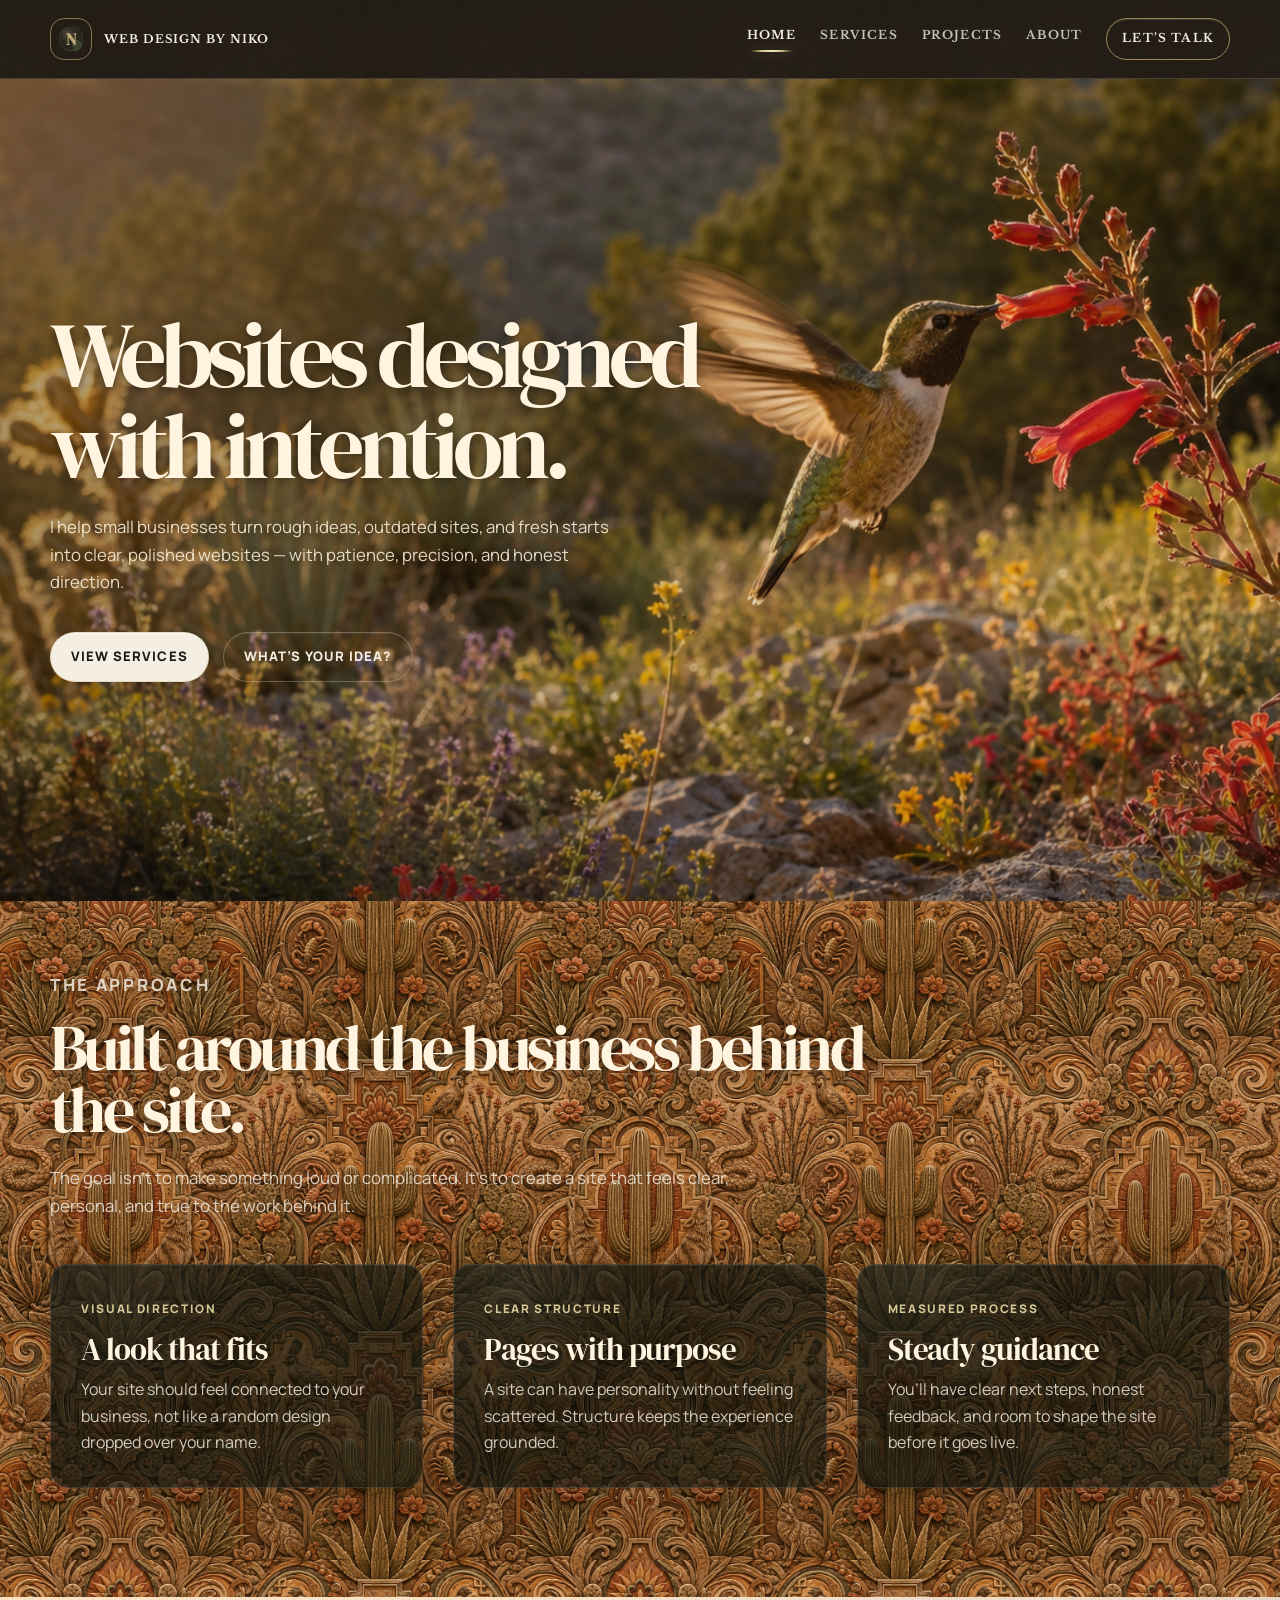
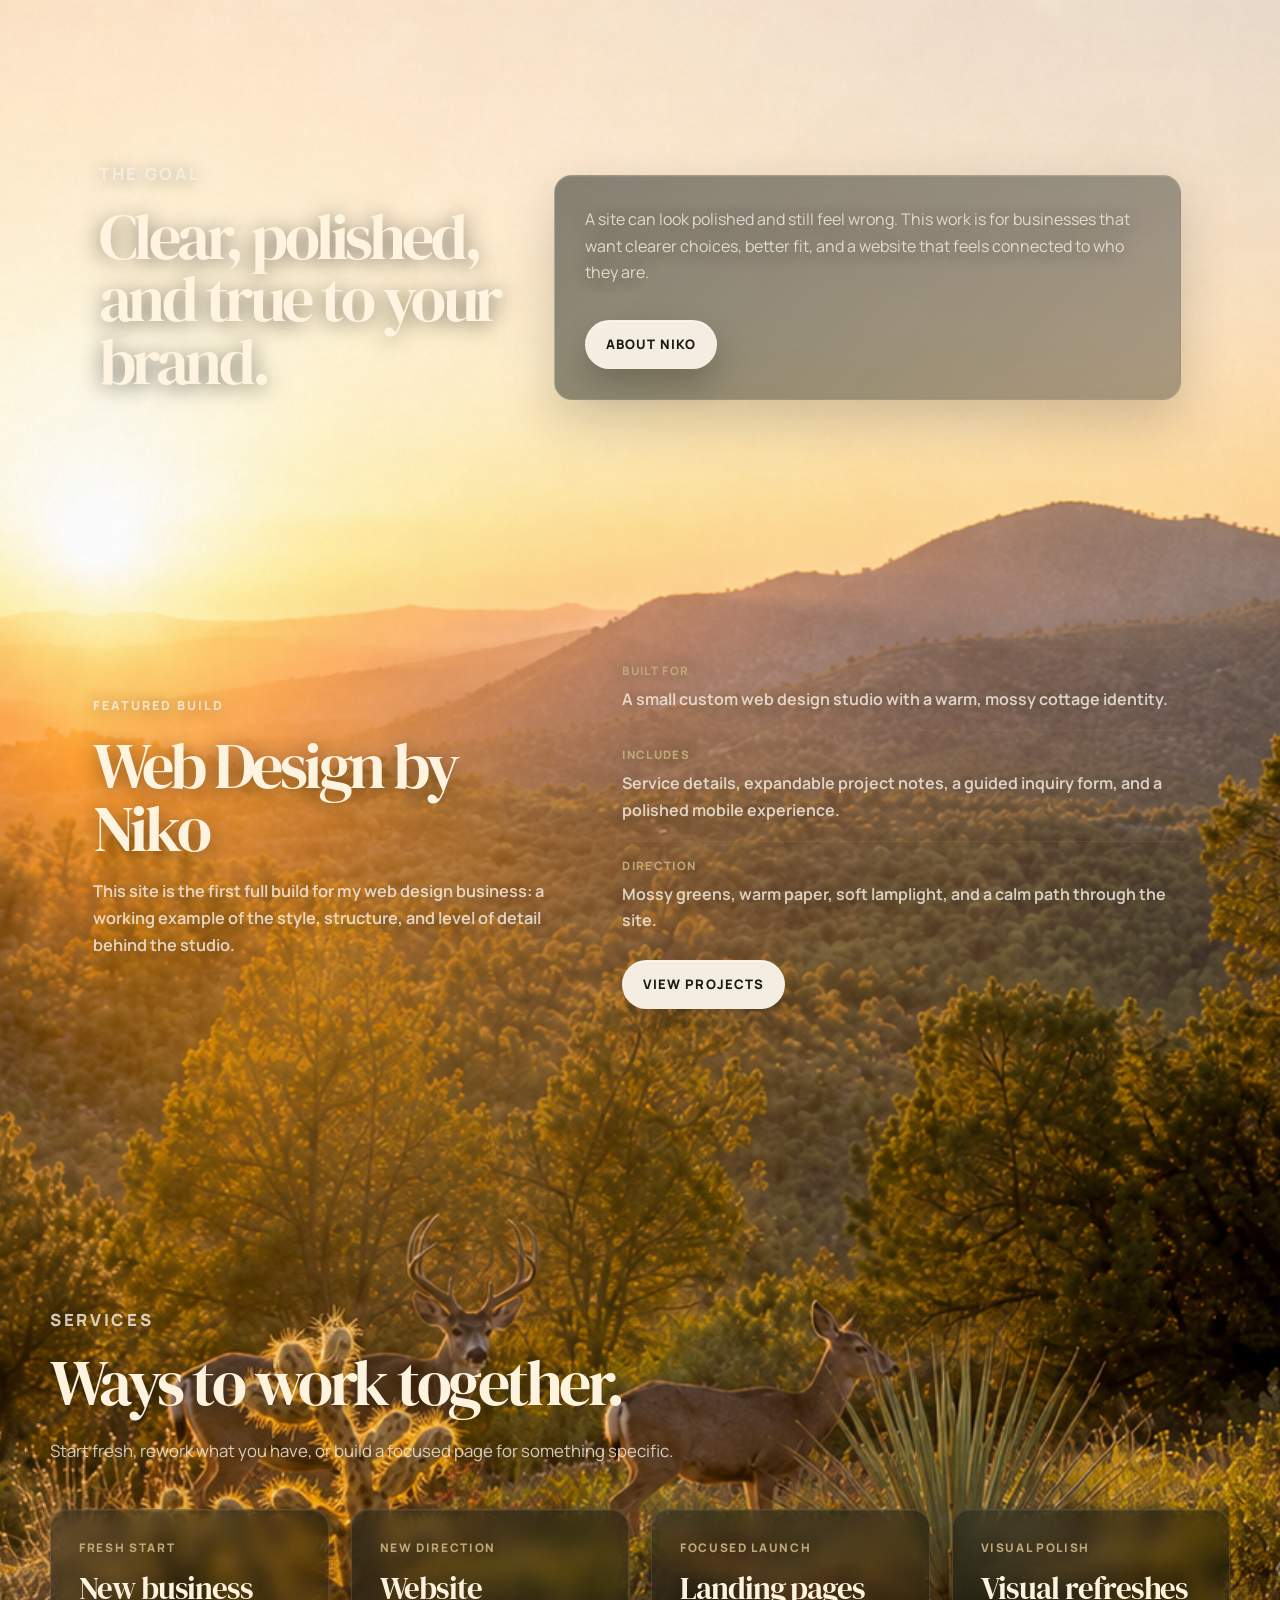
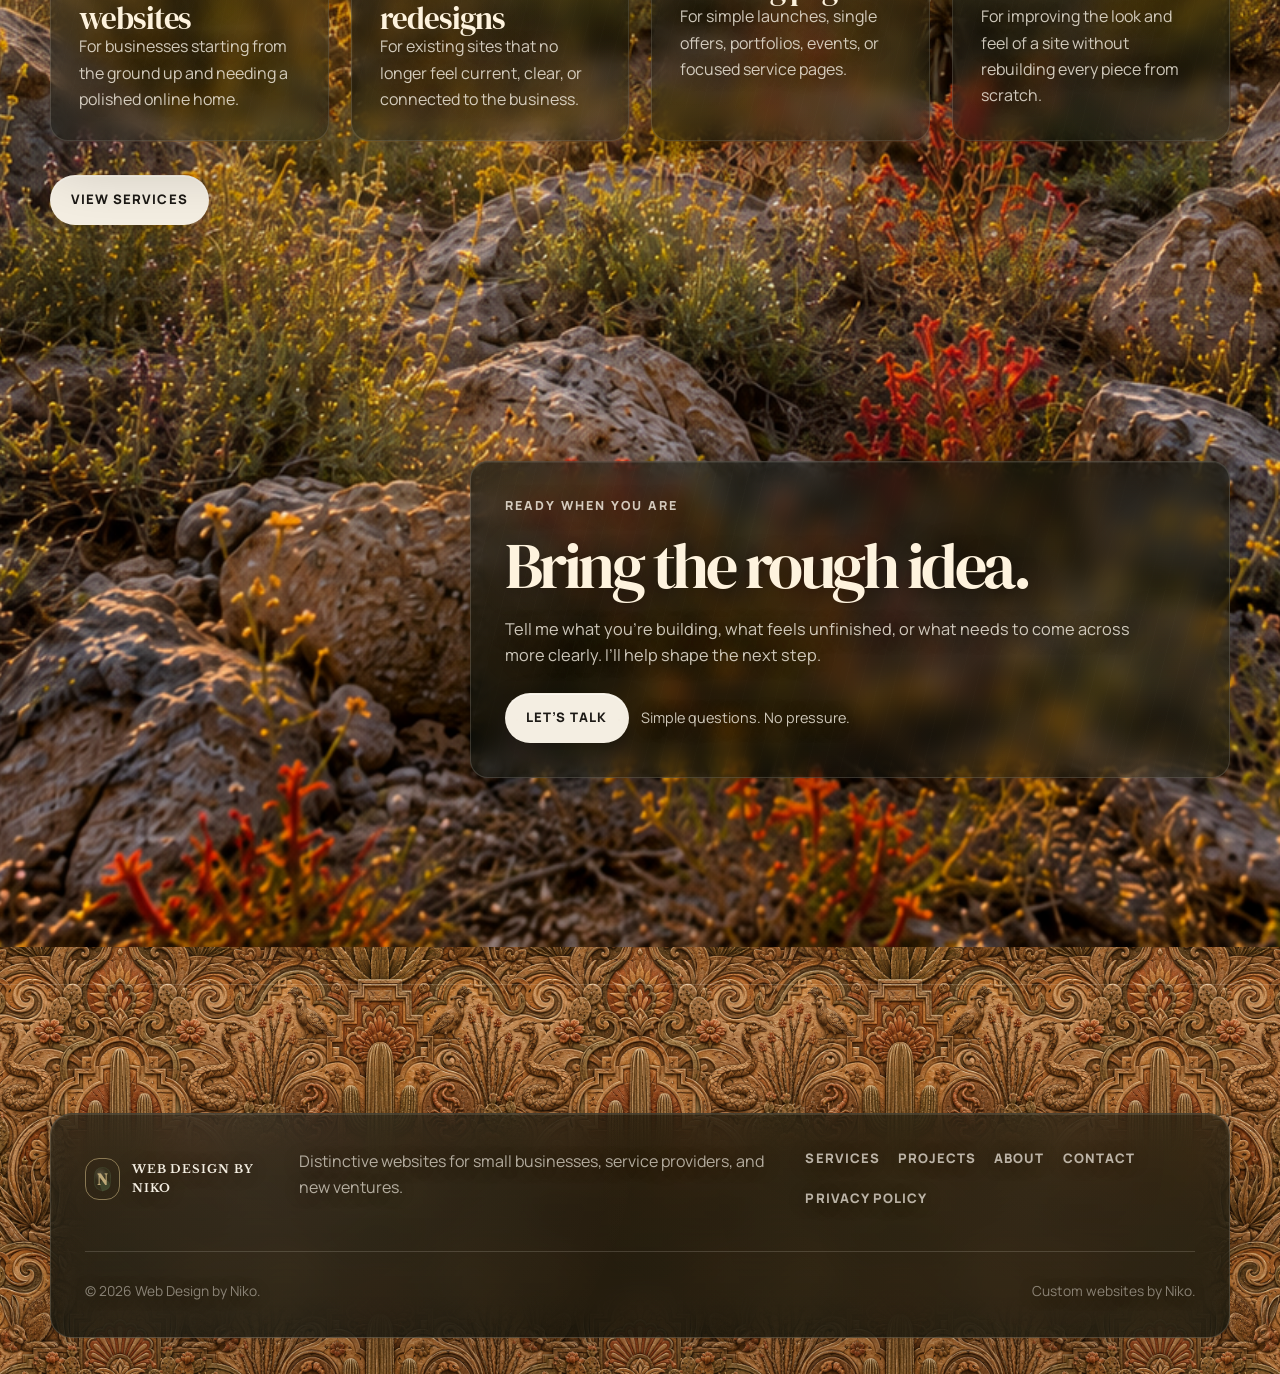
<file: index.html>
<!DOCTYPE html>
<html lang="en">
  <head>
    <meta charset="UTF-8" />
    <meta name="viewport" content="width=device-width, initial-scale=1.0" />
    <title>Web Design by Niko</title>
    <link rel="preconnect" href="https://fonts.googleapis.com" />
    <link rel="preconnect" href="https://fonts.gstatic.com" crossorigin />
    <link href="https://fonts.googleapis.com/css2?family=DM+Serif+Display:ital@0;1&family=Libre+Baskerville:wght@400;700&family=Manrope:wght@400;500;600;700;800&display=swap" rel="stylesheet" />
    <link rel="preload" as="image" href="images/home-hero.png" />
    <link rel="preload" as="image" href="images/home-footer.png" />
    <link rel="stylesheet" href="styles.css" />
  </head>

  <body class="home-page">
    <div class="page-shell">
      <header class="site-header">
        <div class="header-inner">
          <a class="brand" href="index.html" aria-label="Web Design by Niko home">
            <span class="brand-mark"><span>N</span></span>
            <span>Web Design by Niko</span>
          </a>

          <button class="nav-toggle" type="button" aria-label="Open navigation" aria-expanded="false">
            <span></span>
            <span></span>
          </button>

          <nav class="site-nav" aria-label="Main navigation">
            <a href="index.html" aria-current="page">Home</a>
            <a href="services.html">Services</a>
            <a href="projects.html">Projects</a>
            <a href="about.html">About</a>
            <a class="nav-cta" href="contact.html">Let’s Talk</a>
          </nav>
        </div>
      </header>

      <main>
        <section class="page-hero home-hero">
          <div class="page-hero-inner">
            <h1>Websites designed with intention.</h1>
            <p>
              I help small businesses turn rough ideas, outdated sites, and fresh starts into clear, polished websites — with patience, precision, and honest direction.
            </p>

            <div class="hero-actions">
              <a class="button button-primary" href="services.html">View Services</a>
              <a class="button button-secondary" href="contact.html">What’s Your Idea?</a>
            </div>
          </div>
        </section>

        <section class="section">
          <div class="container">
            <div class="section-heading">
              <p class="eyebrow">The approach</p>
              <h2>Built around the business behind the site.</h2>
              <p>
                The goal isn’t to make something loud or complicated. It’s to create a site that feels clear, personal, and true to the work behind it.
              </p>
            </div>

            <div class="grid grid-3 approach-grid">
              <article class="card approach-card">
                <span class="card-label">Visual direction</span>
                <h3>A look that fits</h3>
                <p>
                  Your site should feel connected to your business, not like a random design dropped over your name.
                </p>
              </article>

              <article class="card approach-card">
                <span class="card-label">Clear structure</span>
                <h3>Pages with purpose</h3>
                <p>
                  A site can have personality without feeling scattered. Structure keeps the experience grounded.
                </p>
              </article>

              <article class="card approach-card">
                <span class="card-label">Measured process</span>
                <h3>Steady guidance</h3>
                <p>
                  You’ll have clear next steps, honest feedback, and room to shape the site before it goes live.
                </p>
              </article>
            </div>
          </div>
        </section>

        <section class="section section-dark goal-section">
          <div class="container split">
            <div class="section-heading">
              <p class="eyebrow">The goal</p>
              <h2>Clear, polished, and true to your brand.</h2>
            </div>

            <div>
              <p>
                A site can look polished and still feel wrong. This work is for businesses that want clearer choices, better fit, and a website that feels connected to who they are.
              </p>

              <div class="hero-actions">
                <a class="button button-primary" href="about.html">About Niko</a>
              </div>
            </div>
          </div>
        </section>

        <section class="section featured-build-section">
          <div class="container">
            <div class="featured-build-panel card">
              <div>
                <p class="eyebrow">Featured build</p>
                <h2>Web Design by Niko</h2>
                <p>
                  This site is the first full build for my web design business: a working example of the style, structure, and level of detail behind the studio.
                </p>
              </div>

              <div class="featured-build-details">
                <div>
                  <span>Built for</span>
                  <p>A small custom web design studio with a warm, mossy cottage identity.</p>
                </div>

                <div>
                  <span>Includes</span>
                  <p>Service details, expandable project notes, a guided inquiry form, and a polished mobile experience.</p>
                </div>

                <div>
                  <span>Direction</span>
                  <p>Mossy greens, warm paper, soft lamplight, and a calm path through the site.</p>
                </div>

                <a class="button button-primary" href="projects.html">View Projects</a>
              </div>
            </div>
          </div>
        </section>

        <section class="section services-preview">
          <div class="container">
            <div class="section-heading">
              <p class="eyebrow">Services</p>
              <h2>Ways to work together.</h2>
              <p>
                Start fresh, rework what you have, or build a focused page for something specific.
              </p>
            </div>

            <div class="grid grid-4">
              <article class="card">
                <span class="card-label">Fresh start</span>
                <h3>New business websites</h3>
                <p>
                  For businesses starting from the ground up and needing a polished online home.
                </p>
              </article>

              <article class="card">
                <span class="card-label">New direction</span>
                <h3>Website redesigns</h3>
                <p>
                  For existing sites that no longer feel current, clear, or connected to the business.
                </p>
              </article>

              <article class="card">
                <span class="card-label">Focused launch</span>
                <h3>Landing pages</h3>
                <p>
                  For simple launches, single offers, portfolios, events, or focused service pages.
                </p>
              </article>

              <article class="card">
                <span class="card-label">Visual polish</span>
                <h3>Visual refreshes</h3>
                <p>
                  For improving the look and feel of a site without rebuilding every piece from scratch.
                </p>
              </article>
            </div>

            <div class="hero-actions">
              <a class="button button-primary" href="services.html">View Services</a>
            </div>
          </div>
        </section>

        <section class="section closing-section footer-scene">
          <div class="container">
            <div class="closing-panel card">
              <div>
                <p class="eyebrow">Ready when you are</p>
                <h2>Bring the rough idea.</h2>
                <p>
                  Tell me what you’re building, what feels unfinished, or what needs to come across more clearly. I’ll help shape the next step.
                </p>
              </div>

              <div class="closing-actions">
                <a class="button button-primary" href="contact.html">Let’s Talk</a>
                <span>Simple questions. No pressure.</span>
              </div>
            </div>
          </div>
        </section>
      </main>

      <footer class="site-footer">
        <div class="footer-inner">
          <div class="footer-top">
            <a class="brand" href="index.html">
              <span class="brand-mark"><span>N</span></span>
              <span>Web Design by Niko</span>
            </a>

            <p>
              Distinctive websites for small businesses, service providers, and new ventures.
            </p>

            <div class="footer-links">
              <a href="services.html">Services</a>
              <a href="projects.html">Projects</a>
              <a href="about.html">About</a>
              <a href="contact.html">Contact</a>
              <a href="privacy-policy.html">Privacy Policy</a>
            </div>
          </div>

          <div class="footer-bottom">
            <span>© 2026 Web Design by Niko.</span>
            <span>Custom websites by Niko.</span>
          </div>
        </div>
      </footer>
    </div>

    <script src="script.js"></script>
  </body>
</html>
</file>
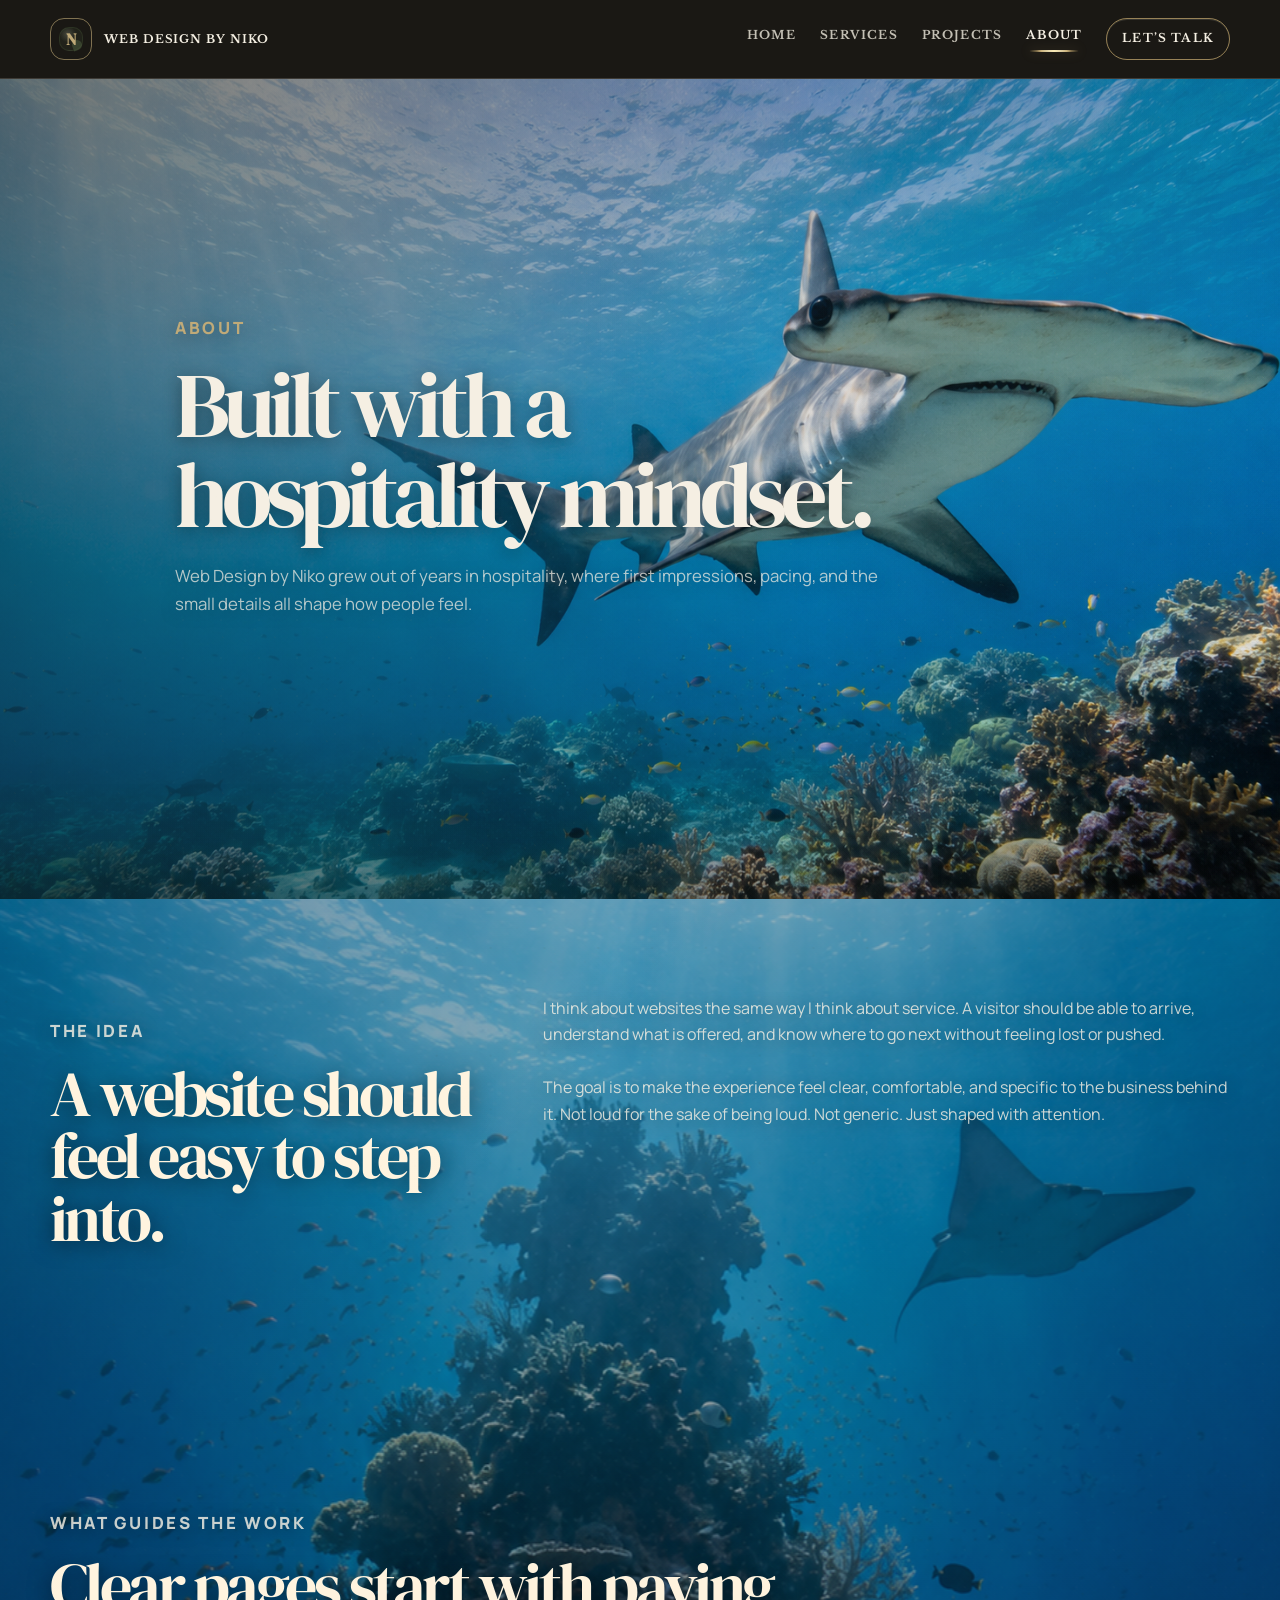
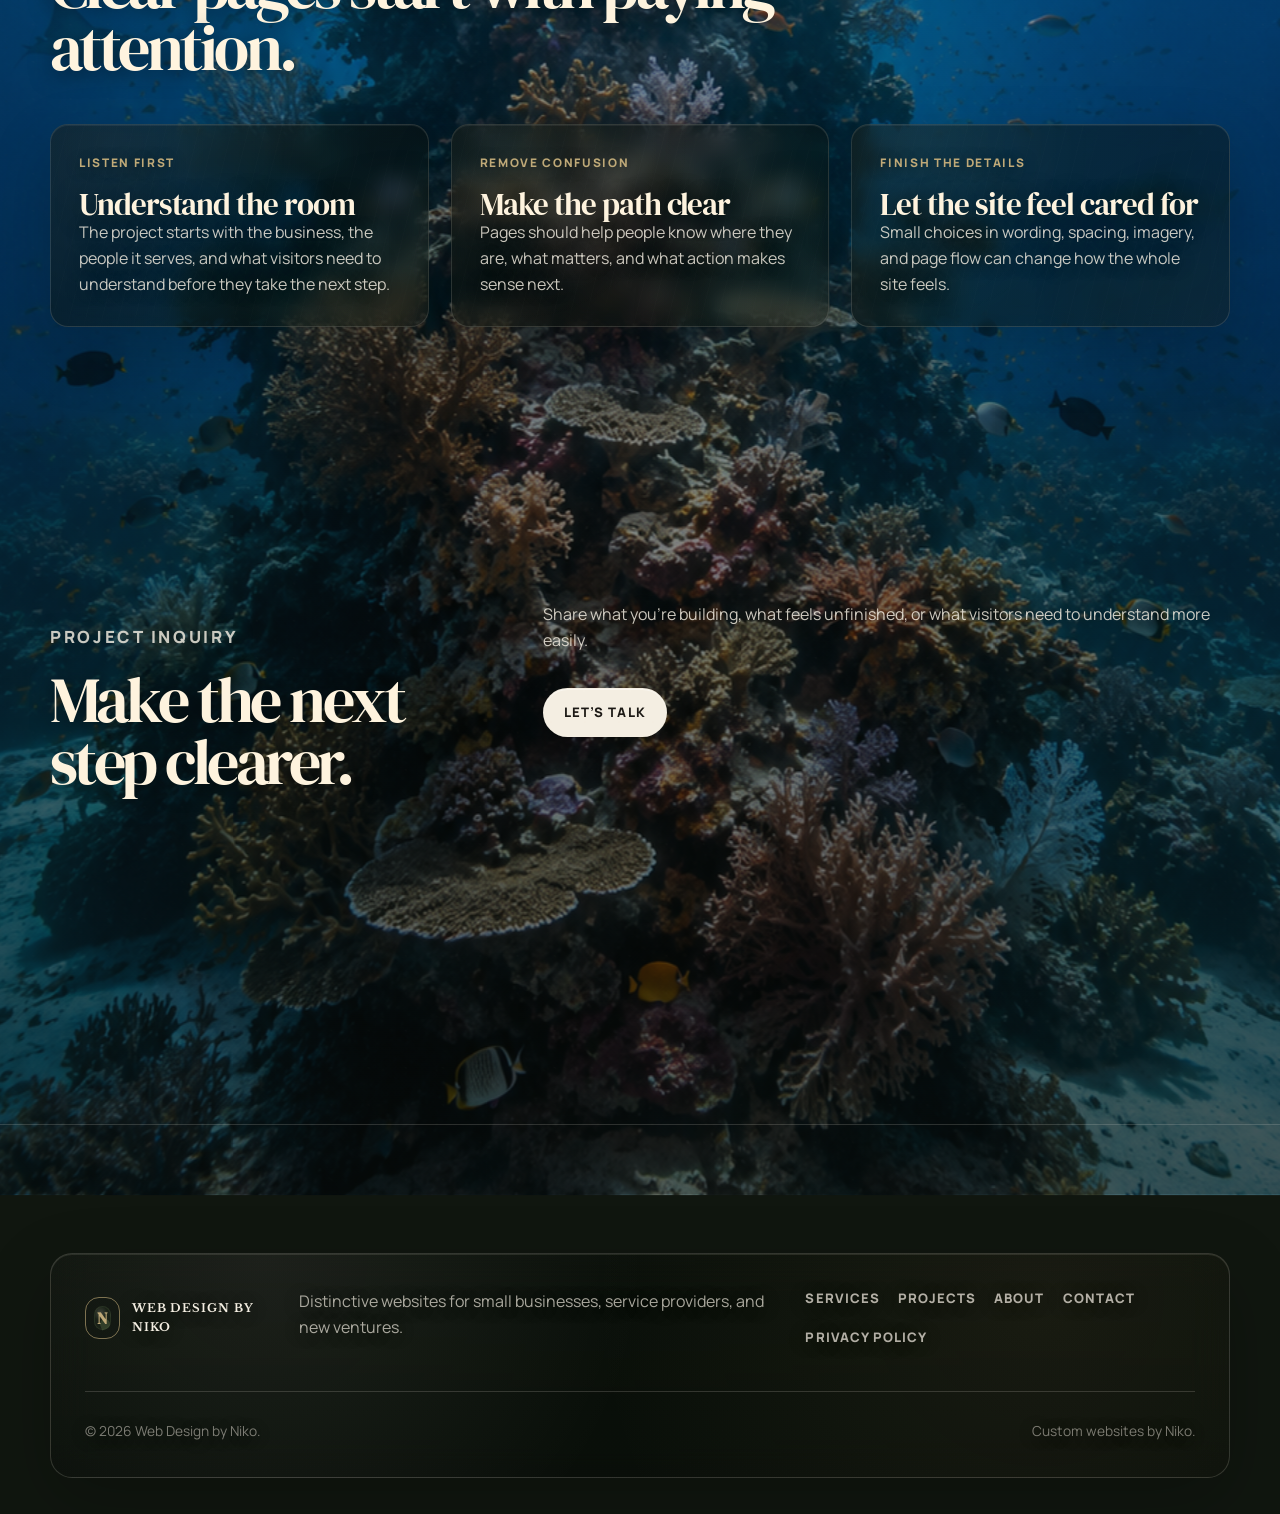
<file: about.html>
<!DOCTYPE html>
<html lang="en">
  <head>
    <meta charset="UTF-8" />
    <meta name="viewport" content="width=device-width, initial-scale=1.0" />
    <title>About | Web Design by Niko</title>
    <link rel="preconnect" href="https://fonts.googleapis.com" />
    <link rel="preconnect" href="https://fonts.gstatic.com" crossorigin />
    <link href="https://fonts.googleapis.com/css2?family=DM+Serif+Display:ital@0;1&family=Libre+Baskerville:wght@400;700&family=Manrope:wght@400;500;600;700;800&display=swap" rel="stylesheet" />
    <link rel="preload" as="image" href="images/about-hero.png" />
    <link rel="stylesheet" href="styles.css" />
  </head>

  <body class="about-page">
    <div class="page-shell">
      <header class="site-header">
        <div class="header-inner">
          <a class="brand" href="index.html" aria-label="Web Design by Niko home">
            <span class="brand-mark"><span>N</span></span>
            <span>Web Design by Niko</span>
          </a>

          <button class="nav-toggle" type="button" aria-label="Open navigation" aria-expanded="false">
            <span></span>
            <span></span>
          </button>

          <nav class="site-nav" aria-label="Main navigation">
            <a href="index.html">Home</a>
            <a href="services.html">Services</a>
            <a href="projects.html">Projects</a>
            <a href="about.html" aria-current="page">About</a>
            <a class="nav-cta" href="contact.html">Let’s Talk</a>
          </nav>
        </div>
      </header>

      <main>
        <section class="page-hero">
          <div class="page-hero-inner">
            <p class="eyebrow">About</p>
            <h1>Built with a hospitality mindset.</h1>
            <p>
              Web Design by Niko grew out of years in hospitality, where first impressions, pacing, and the small details all shape how people feel.
            </p>
          </div>
        </section>

        <section class="section">
          <div class="container split">
            <div class="section-heading">
              <p class="eyebrow">The idea</p>
              <h2>A website should feel easy to step into.</h2>
            </div>

            <div>
              <p>
                I think about websites the same way I think about service. A visitor should be able to arrive, understand what is offered, and know where to go next without feeling lost or pushed.
              </p>

              <br />

              <p>
                The goal is to make the experience feel clear, comfortable, and specific to the business behind it. Not loud for the sake of being loud. Not generic. Just shaped with attention.
              </p>
            </div>
          </div>
        </section>

        <section class="section section-dark">
          <div class="container">
            <div class="section-heading">
              <p class="eyebrow">What guides the work</p>
              <h2>Clear pages start with paying attention.</h2>
            </div>

            <div class="grid grid-3">
              <article class="card dark">
                <span class="card-label">Listen first</span>
                <h3>Understand the room</h3>
                <p>
                  The project starts with the business, the people it serves, and what visitors need to understand before they take the next step.
                </p>
              </article>

              <article class="card dark">
                <span class="card-label">Remove confusion</span>
                <h3>Make the path clear</h3>
                <p>
                  Pages should help people know where they are, what matters, and what action makes sense next.
                </p>
              </article>

              <article class="card dark">
                <span class="card-label">Finish the details</span>
                <h3>Let the site feel cared for</h3>
                <p>
                  Small choices in wording, spacing, imagery, and page flow can change how the whole site feels.
                </p>
              </article>
            </div>
          </div>
        </section>

        <section class="section section-dark footer-scene">
          <div class="container split">
            <div class="section-heading">
              <p class="eyebrow">Project inquiry</p>
              <h2>Make the next step clearer.</h2>
            </div>

            <div>
              <p>
                Share what you’re building, what feels unfinished, or what visitors need to understand more easily.
              </p>

              <div class="hero-actions">
                <a class="button button-primary" href="contact.html">Let’s Talk</a>
              </div>
            </div>
          </div>
        </section>
      </main>

      <footer class="site-footer">
        <div class="footer-inner">
          <div class="footer-top">
            <a class="brand" href="index.html">
              <span class="brand-mark"><span>N</span></span>
              <span>Web Design by Niko</span>
            </a>

            <p>
              Distinctive websites for small businesses, service providers, and new ventures.
            </p>

            <div class="footer-links">
              <a href="services.html">Services</a>
              <a href="projects.html">Projects</a>
              <a href="about.html">About</a>
              <a href="contact.html">Contact</a>
              <a href="privacy-policy.html">Privacy Policy</a>
            </div>
          </div>

          <div class="footer-bottom">
            <span>© 2026 Web Design by Niko.</span>
            <span>Custom websites by Niko.</span>
          </div>
        </div>
      </footer>
    </div>

    <script src="script.js"></script>
  </body>
</html>
</file>
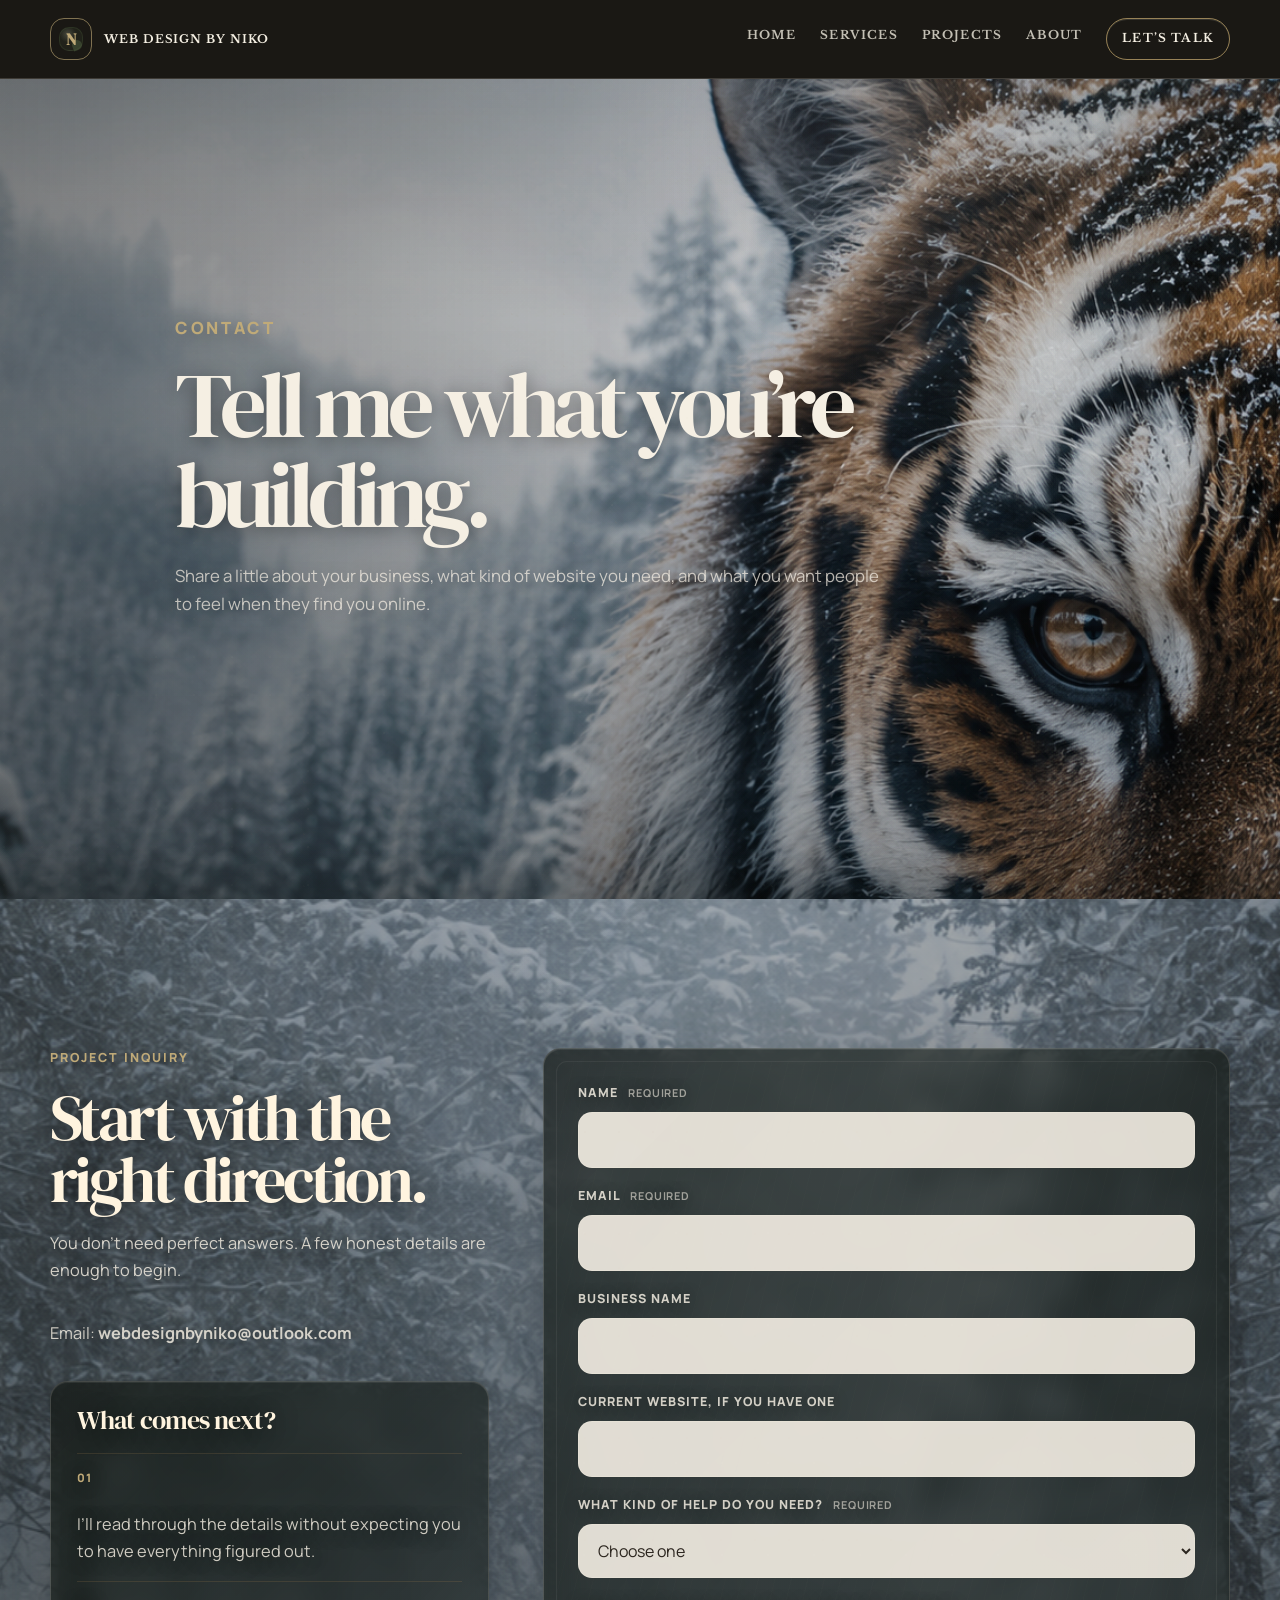
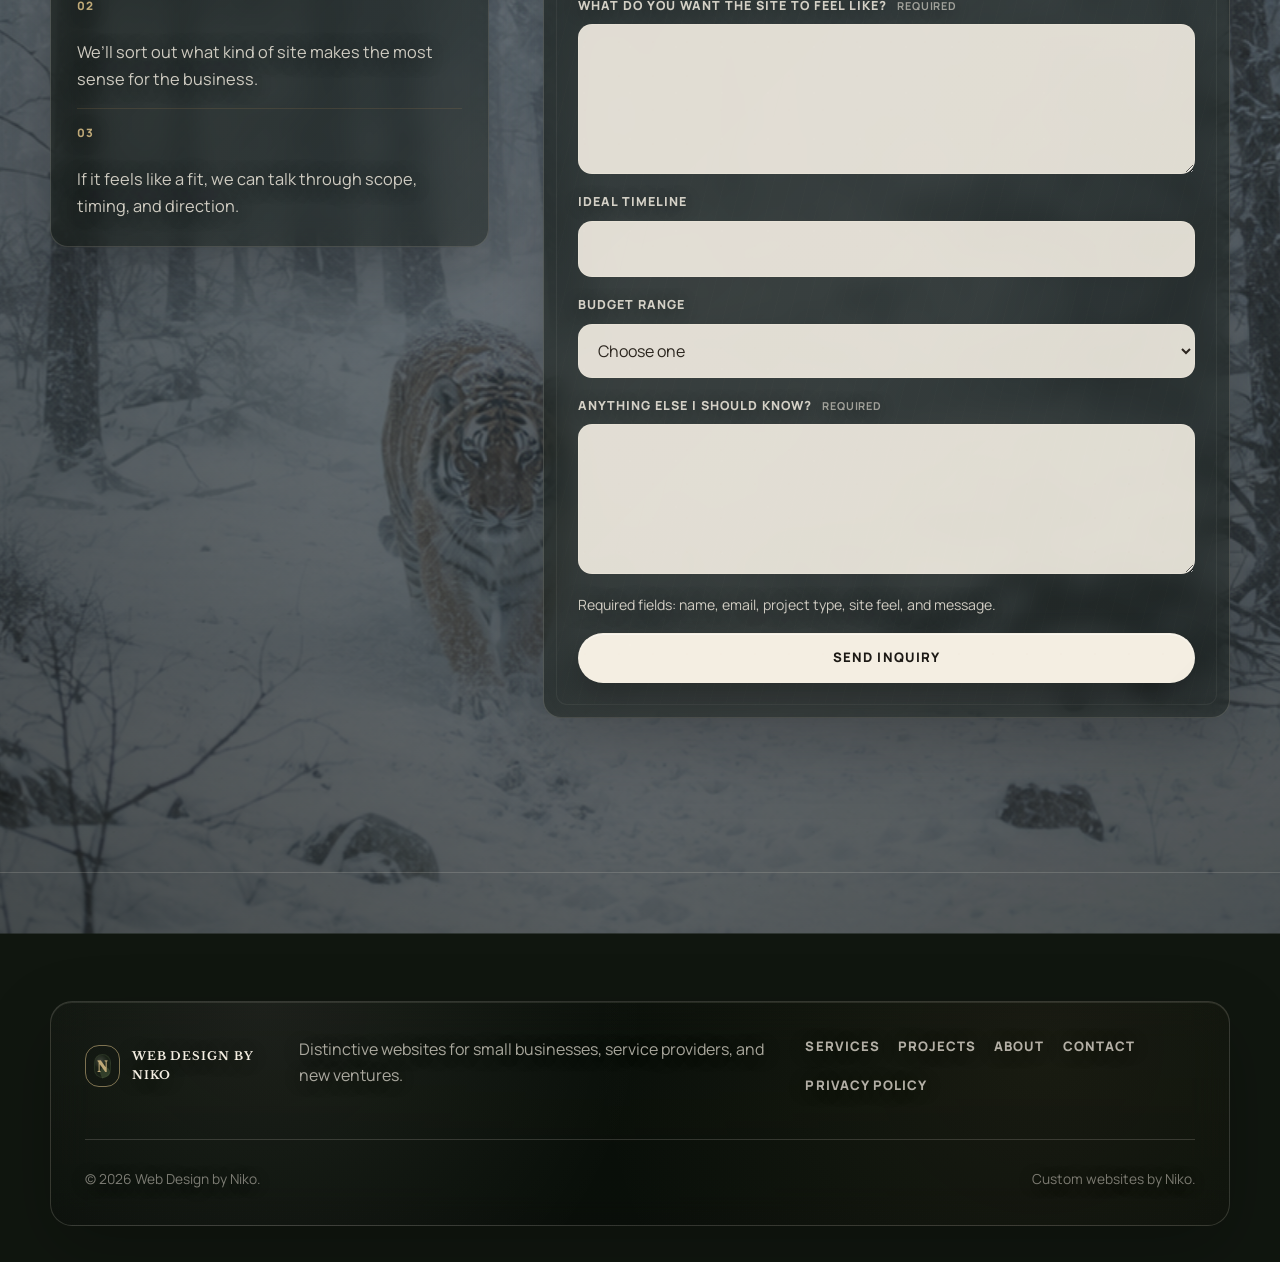
<file: contact.html>
<!DOCTYPE html>
<html lang="en">
  <head>
    <meta charset="UTF-8" />
    <meta name="viewport" content="width=device-width, initial-scale=1.0" />
    <title>Contact | Web Design by Niko</title>
    <link rel="preconnect" href="https://fonts.googleapis.com" />
    <link rel="preconnect" href="https://fonts.gstatic.com" crossorigin />
    <link href="https://fonts.googleapis.com/css2?family=DM+Serif+Display:ital@0;1&family=Libre+Baskerville:wght@400;700&family=Manrope:wght@400;500;600;700;800&display=swap" rel="stylesheet" />
    <link rel="preload" as="image" href="images/contact-hero.png" />
    <link rel="stylesheet" href="styles.css" />
  </head>

  <body class="contact-page">
    <div class="page-shell">
      <header class="site-header">
        <div class="header-inner">
          <a class="brand" href="index.html" aria-label="Web Design by Niko home">
            <span class="brand-mark"><span>N</span></span>
            <span>Web Design by Niko</span>
          </a>

          <button class="nav-toggle" type="button" aria-label="Open navigation" aria-expanded="false">
            <span></span>
            <span></span>
          </button>

          <nav class="site-nav" aria-label="Main navigation">
            <a href="index.html">Home</a>
            <a href="services.html">Services</a>
            <a href="projects.html">Projects</a>
            <a href="about.html">About</a>
            <a class="nav-cta" href="contact.html" aria-current="page">Let’s Talk</a>
          </nav>
        </div>
      </header>

      <main>
        <section class="page-hero">
          <div class="page-hero-inner">
            <p class="eyebrow">Contact</p>
            <h1>Tell me what you’re building.</h1>
            <p>
              Share a little about your business, what kind of website you need,
              and what you want people to feel when they find you online.
            </p>
          </div>
        </section>

        <section class="section contact-section footer-scene">
          <div class="container form-wrap">
            <div class="contact-intro">
              <p class="eyebrow">Project inquiry</p>
              <h2>Start with the right direction.</h2>
              <p>
                You don’t need perfect answers. A few honest details are enough to begin.
              </p>

              <p class="contact-email">
                Email: <a href="mailto:webdesignbyniko@outlook.com"><strong>webdesignbyniko@outlook.com</strong></a>
              </p>

              <div class="contact-next-card">
                <h3>What comes next?</h3>

                <div>
                  <span>01</span>
                  <p>I’ll read through the details without expecting you to have everything figured out.</p>
                </div>

                <div>
                  <span>02</span>
                  <p>We’ll sort out what kind of site makes the most sense for the business.</p>
                </div>

                <div>
                  <span>03</span>
                  <p>If it feels like a fit, we can talk through scope, timing, and direction.</p>
                </div>
              </div>
            </div>

            <form class="contact-form contact-form-card" name="project-inquiry" action="/thank-you.html" method="POST" data-netlify="true" netlify netlify-honeypot="bot-field">
              <input type="hidden" name="form-name" value="project-inquiry" />

              <p class="hidden-field">
                <label>
                  Don’t fill this out if you’re human:
                  <input name="bot-field" />
                </label>
              </p>

              <div class="field-group">
                <label for="name">Name <span class="required-label">required</span></label>
                <input id="name" name="name" type="text" autocomplete="name" required />
              </div>

              <div class="field-group">
                <label for="email">Email <span class="required-label">required</span></label>
                <input id="email" name="email" type="email" autocomplete="email" required />
              </div>

              <div class="field-group">
                <label for="business">Business name</label>
                <input id="business" name="business" type="text" />
              </div>

              <div class="field-group">
                <label for="website">Current website, if you have one</label>
                <input id="website" name="website" type="text" />
              </div>

              <div class="field-group">
                <label for="help">What kind of help do you need? <span class="required-label">required</span></label>
                <select id="help" name="help" required>
                  <option value="">Choose one</option>
                  <option>New website</option>
                  <option>Website redesign</option>
                  <option>Landing page</option>
                  <option>Visual refresh</option>
                  <option>Not sure yet</option>
                </select>
              </div>

              <div class="field-group">
                <label for="feel">What do you want the site to feel like? <span class="required-label">required</span></label>
                <textarea id="feel" name="feel" required></textarea>
              </div>

              <div class="field-group">
                <label for="timeline">Ideal timeline</label>
                <input id="timeline" name="timeline" type="text" />
              </div>

              <div class="field-group">
                <label for="budget">Budget range</label>
                <select id="budget" name="budget">
                  <option value="">Choose one</option>
                  <option>Under $1,000</option>
                  <option>$1,000 – $2,500</option>
                  <option>$2,500 – $5,000</option>
                  <option>$5,000+</option>
                  <option>Not sure yet</option>
                </select>
              </div>

              <div class="field-group">
                <label for="message">Anything else I should know? <span class="required-label">required</span></label>
                <textarea id="message" name="message" required></textarea>
              </div>

              <p class="form-note">
                Required fields: name, email, project type, site feel, and message.
              </p>

              <button class="button button-primary" type="submit">
                Send Inquiry
              </button>
            </form>
          </div>
        </section>
      </main>

      <footer class="site-footer">
        <div class="footer-inner">
          <div class="footer-top">
            <a class="brand" href="index.html">
              <span class="brand-mark"><span>N</span></span>
              <span>Web Design by Niko</span>
            </a>

            <p>
              Distinctive websites for small businesses, service providers, and new ventures.
            </p>

            <div class="footer-links">
              <a href="services.html">Services</a>
              <a href="projects.html">Projects</a>
              <a href="about.html">About</a>
              <a href="contact.html">Contact</a>
              <a href="privacy-policy.html">Privacy Policy</a>
            </div>
          </div>

          <div class="footer-bottom">
            <span>© 2026 Web Design by Niko.</span>
            <span>Custom websites by Niko.</span>
          </div>
        </div>
      </footer>
    </div>

    <script src="script.js"></script>
  </body>
</html>
</file>
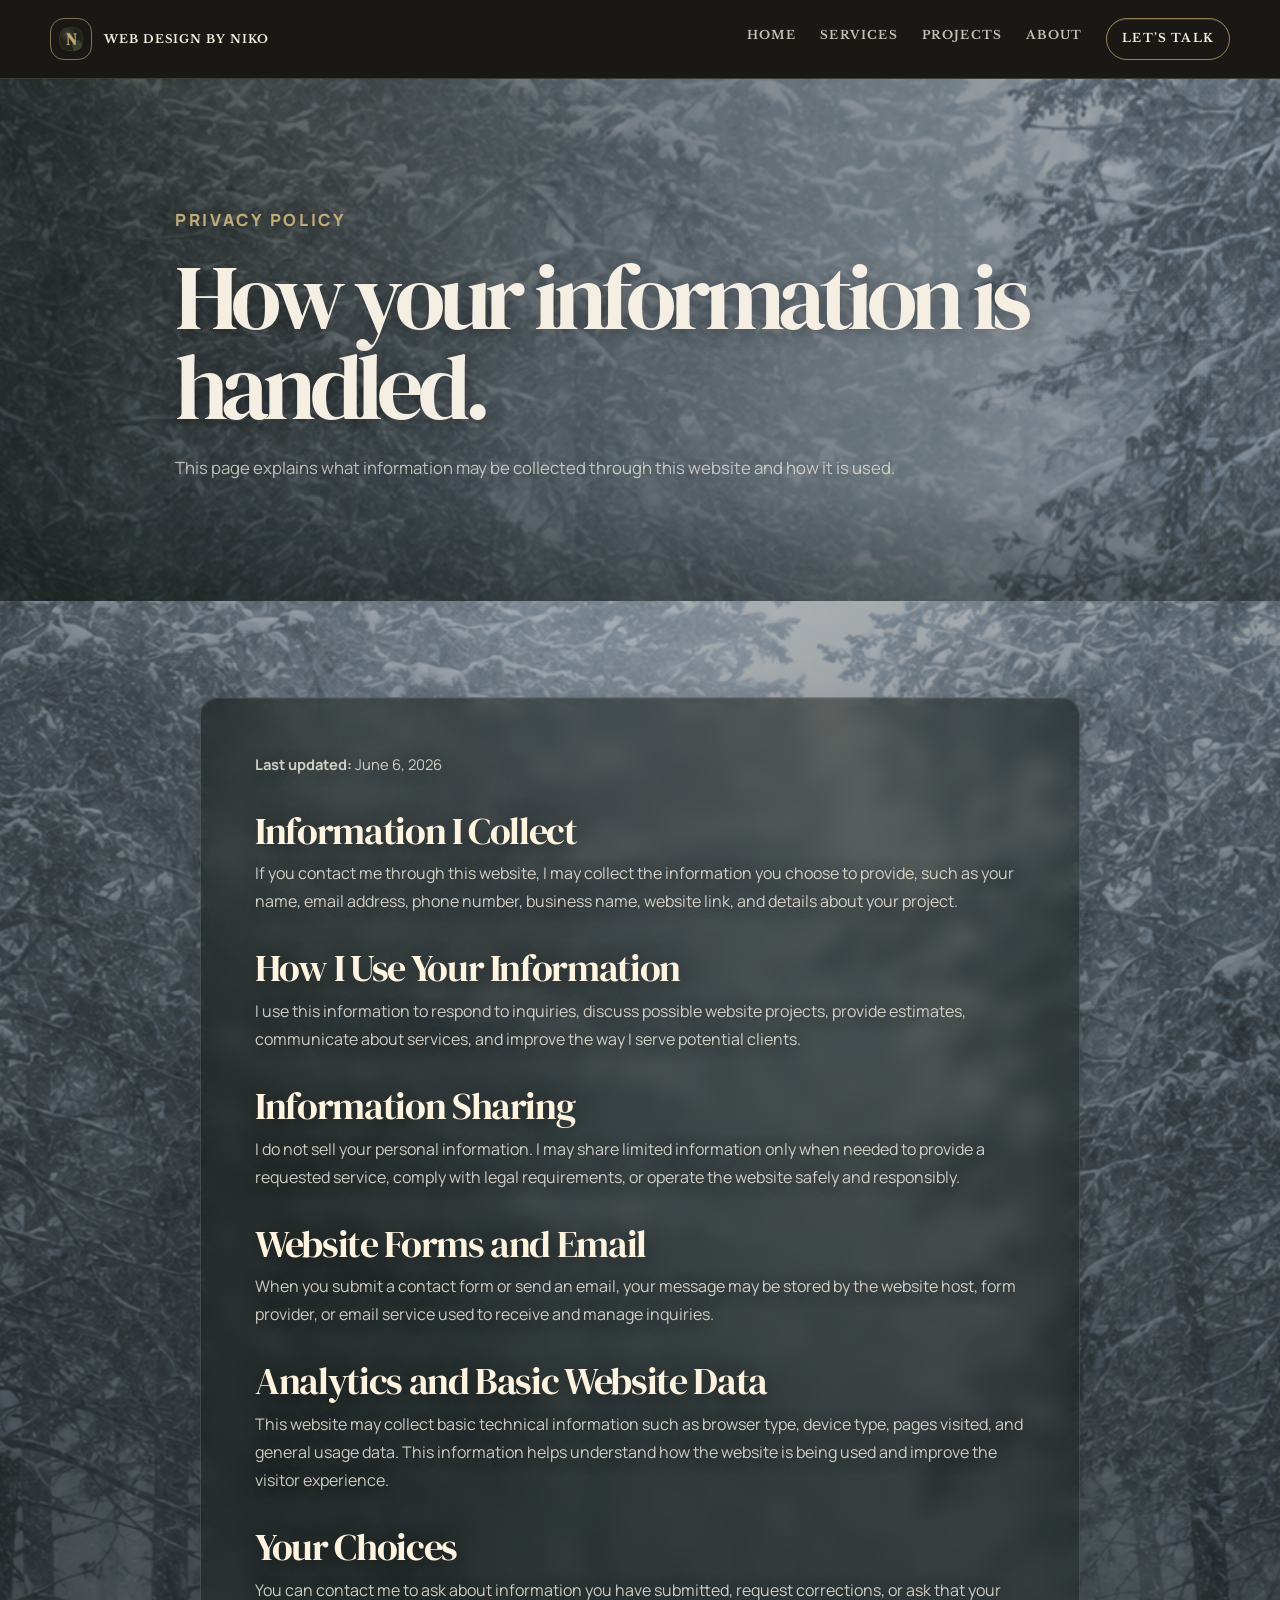
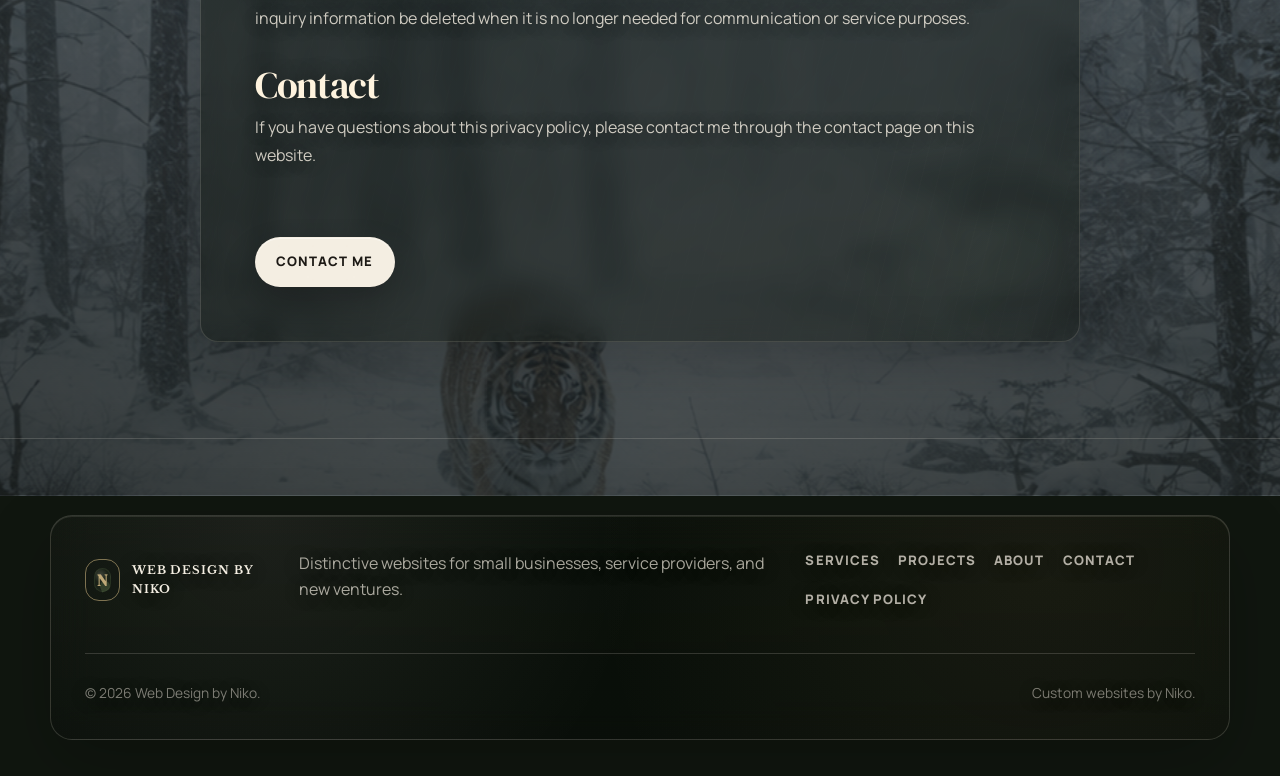
<file: privacy-policy.html>
<!DOCTYPE html>
<html lang="en">
  <head>
    <meta charset="UTF-8" />
    <meta name="viewport" content="width=device-width, initial-scale=1.0" />
    <title>Privacy Policy | Web Design by Niko</title>
    <link rel="preconnect" href="https://fonts.googleapis.com" />
    <link rel="preconnect" href="https://fonts.gstatic.com" crossorigin />
    <link href="https://fonts.googleapis.com/css2?family=DM+Serif+Display:ital@0;1&family=Libre+Baskerville:wght@400;700&family=Manrope:wght@400;500;600;700;800&display=swap" rel="stylesheet" />
    <link rel="preload" as="image" href="images/contact-footer.png" />
    <link rel="stylesheet" href="styles.css" />
  </head>

  <body class="policy-page">
    <div class="page-shell">
      <header class="site-header">
        <div class="header-inner">
          <a class="brand" href="index.html" aria-label="Web Design by Niko home">
            <span class="brand-mark"><span>N</span></span>
            <span>Web Design by Niko</span>
          </a>

          <button class="nav-toggle" type="button" aria-label="Open navigation" aria-expanded="false">
            <span></span>
            <span></span>
          </button>

          <nav class="site-nav" aria-label="Main navigation">
            <a href="index.html">Home</a>
            <a href="services.html">Services</a>
            <a href="projects.html">Projects</a>
            <a href="about.html">About</a>
            <a class="nav-cta" href="contact.html">Let’s Talk</a>
          </nav>
        </div>
      </header>

      <main>
        <section class="page-hero policy-hero">
          <div class="page-hero-inner">
            <p class="eyebrow">Privacy Policy</p>
            <h1>How your information is handled.</h1>
            <p>
              This page explains what information may be collected through this website and how it is used.
            </p>
          </div>
        </section>

        <section class="section policy-section">
          <div class="container narrow-container">
            <article class="card policy-card">
              <p><strong>Last updated:</strong> June 6, 2026</p>

              <h2>Information I Collect</h2>
              <p>
                If you contact me through this website, I may collect the information you choose to provide, such as your name, email address, phone number, business name, website link, and details about your project.
              </p>

              <h2>How I Use Your Information</h2>
              <p>
                I use this information to respond to inquiries, discuss possible website projects, provide estimates, communicate about services, and improve the way I serve potential clients.
              </p>

              <h2>Information Sharing</h2>
              <p>
                I do not sell your personal information. I may share limited information only when needed to provide a requested service, comply with legal requirements, or operate the website safely and responsibly.
              </p>

              <h2>Website Forms and Email</h2>
              <p>
                When you submit a contact form or send an email, your message may be stored by the website host, form provider, or email service used to receive and manage inquiries.
              </p>

              <h2>Analytics and Basic Website Data</h2>
              <p>
                This website may collect basic technical information such as browser type, device type, pages visited, and general usage data. This information helps understand how the website is being used and improve the visitor experience.
              </p>

              <h2>Your Choices</h2>
              <p>
                You can contact me to ask about information you have submitted, request corrections, or ask that your inquiry information be deleted when it is no longer needed for communication or service purposes.
              </p>

              <h2>Contact</h2>
              <p>
                If you have questions about this privacy policy, please contact me through the contact page on this website.
              </p>

              <div class="hero-actions">
                <a href="contact.html" class="button button-primary">Contact Me</a>
              </div>
            </article>
          </div>
        </section>
      </main>

      <footer class="site-footer">
        <div class="footer-inner">
          <div class="footer-top">
            <a class="brand" href="index.html">
              <span class="brand-mark"><span>N</span></span>
              <span>Web Design by Niko</span>
            </a>

            <p>
              Distinctive websites for small businesses, service providers, and new ventures.
            </p>

            <div class="footer-links">
              <a href="services.html">Services</a>
              <a href="projects.html">Projects</a>
              <a href="about.html">About</a>
              <a href="contact.html">Contact</a>
              <a href="privacy-policy.html">Privacy Policy</a>
            </div>
          </div>

          <div class="footer-bottom">
            <span>© 2026 Web Design by Niko.</span>
            <span>Custom websites by Niko.</span>
          </div>
        </div>
      </footer>
    </div>

    <script src="script.js"></script>
  </body>
</html>
</file>
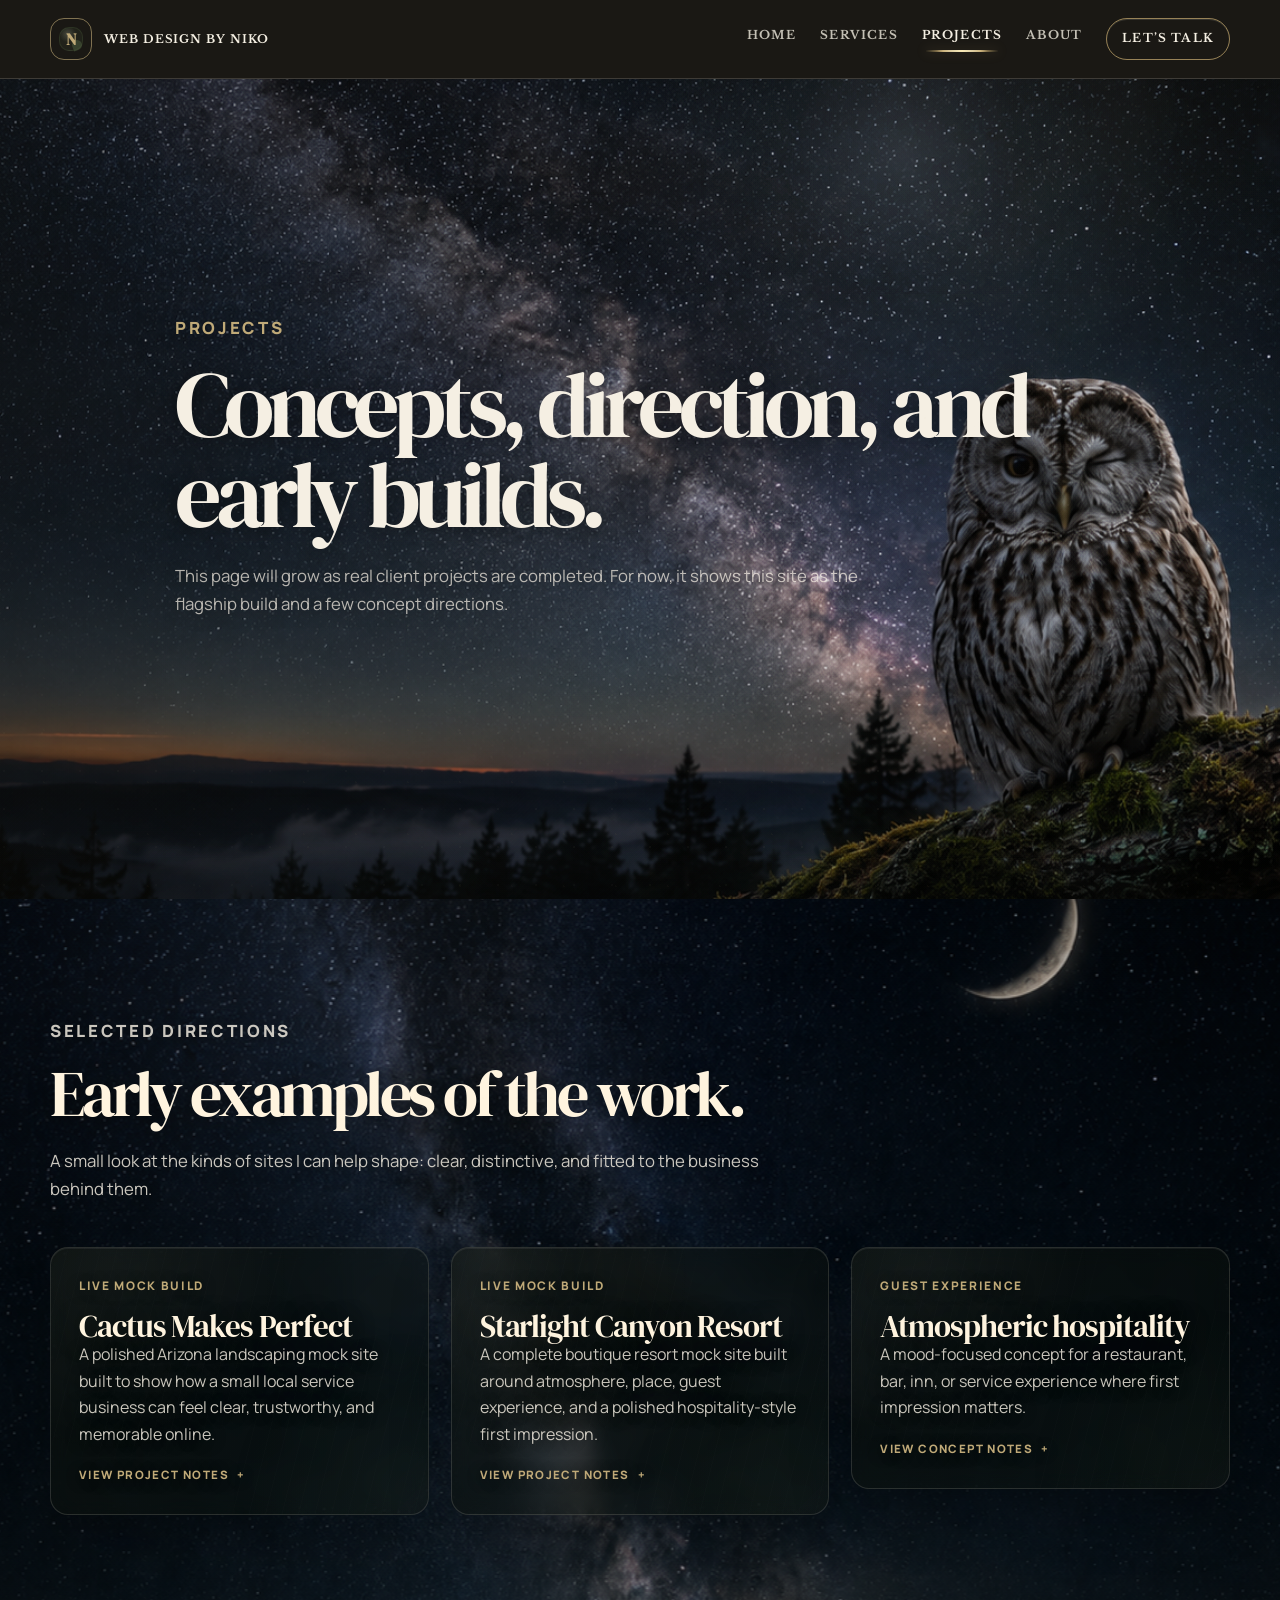
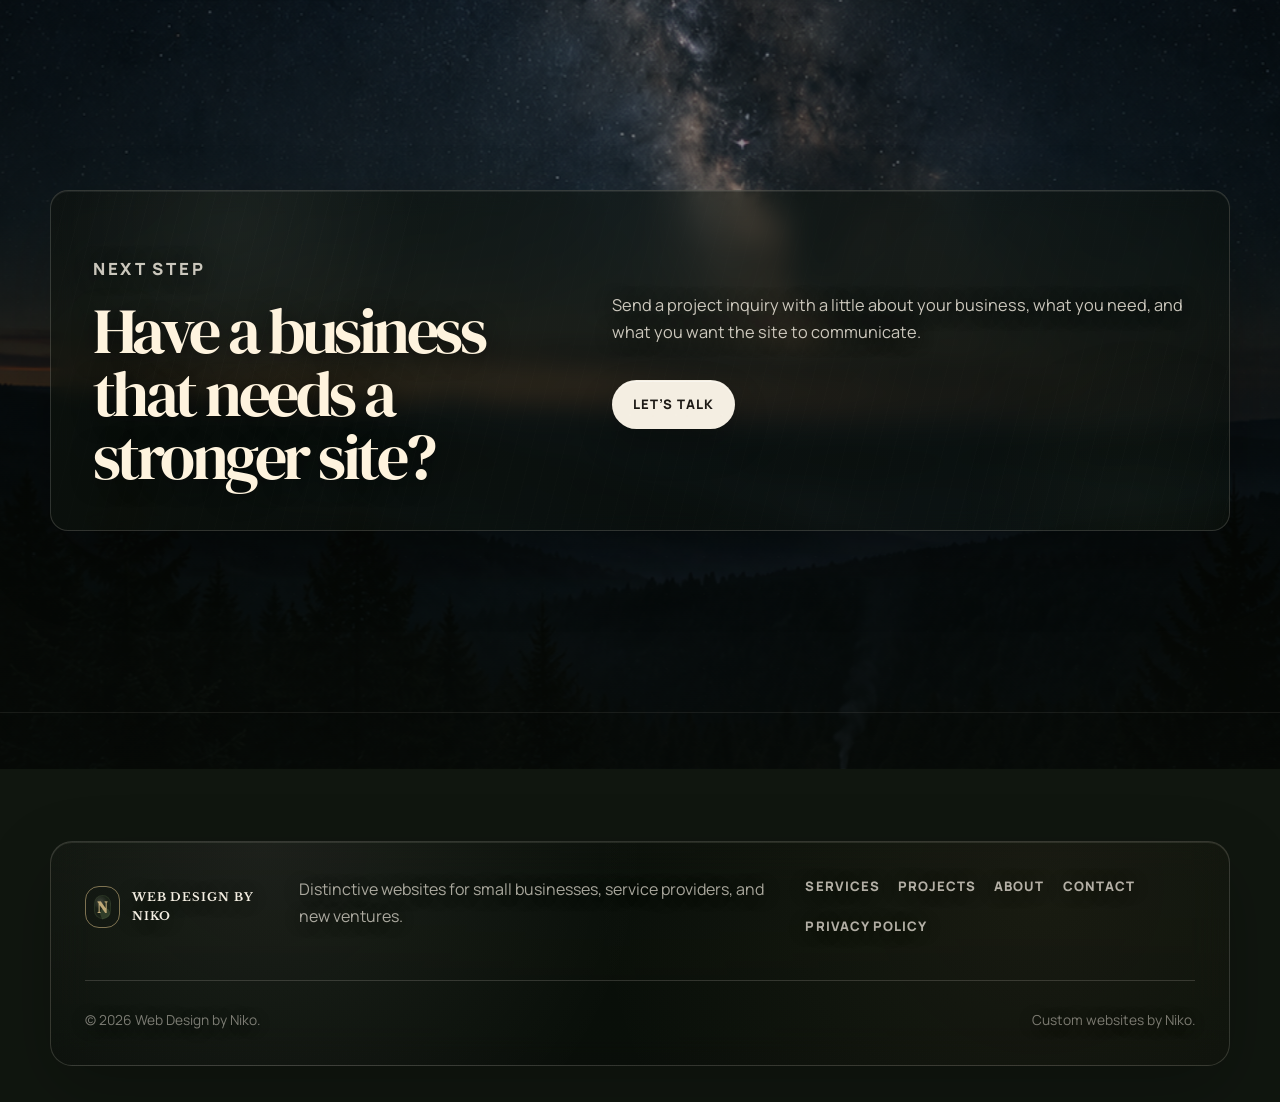
<file: projects.html>
<!DOCTYPE html>
<html lang="en">
  <head>
    <meta charset="UTF-8" />
    <meta name="viewport" content="width=device-width, initial-scale=1.0" />
    <title>Projects | Web Design by Niko</title>
    <link rel="preconnect" href="https://fonts.googleapis.com" />
    <link rel="preconnect" href="https://fonts.gstatic.com" crossorigin />
    <link href="https://fonts.googleapis.com/css2?family=DM+Serif+Display:ital@0;1&family=Libre+Baskerville:wght@400;700&family=Manrope:wght@400;500;600;700;800&display=swap" rel="stylesheet" />
    <link rel="preload" as="image" href="images/projects-hero.png" />
    <link rel="stylesheet" href="styles.css" />
  </head>

  <body class="projects-page">
    <div class="page-shell">
      <header class="site-header">
        <div class="header-inner">
          <a class="brand" href="index.html" aria-label="Web Design by Niko home">
            <span class="brand-mark"><span>N</span></span>
            <span>Web Design by Niko</span>
          </a>

          <button class="nav-toggle" type="button" aria-label="Open navigation" aria-expanded="false">
            <span></span>
            <span></span>
          </button>

          <nav class="site-nav" aria-label="Main navigation">
            <a href="index.html">Home</a>
            <a href="services.html">Services</a>
            <a href="projects.html" aria-current="page">Projects</a>
            <a href="about.html">About</a>
            <a class="nav-cta" href="contact.html">Let’s Talk</a>
          </nav>
        </div>
      </header>

      <main>
        <section class="page-hero">
          <div class="page-hero-inner">
            <p class="eyebrow">Projects</p>
            <h1>Concepts, direction, and early builds.</h1>
            <p>
              This page will grow as real client projects are completed. For now, it shows this site as the flagship build and a few concept directions.
            </p>
          </div>
        </section>

        <section class="section projects-list">
          <div class="container">
            <div class="section-heading">
              <p class="eyebrow">Selected directions</p>
              <h2>Early examples of the work.</h2>
              <p>
                A small look at the kinds of sites I can help shape: clear, distinctive, and fitted to the business behind them.
              </p>
            </div>

            <div class="grid grid-3">
              <details class="card project-card">
                <summary>
                  <span class="card-label">Live mock build</span>
                  <h3>Cactus Makes Perfect</h3>
                  <p>
                    A polished Arizona landscaping mock site built to show how a small local service business can feel clear, trustworthy, and memorable online.
                  </p>
                  <span class="project-card-toggle">View project notes</span>
                </summary>


                <div class="project-details">
                  <p>
                    This live mock project shows a complete small-business direction: custom visuals, service-focused copy, responsive layout, and a direct path for visitors to reach out.
                  </p>

                  <div class="project-detail-list">
                    <div>
                      <h4>Best for</h4>
                      <p>
                        Landscapers, yard cleanup services, outdoor maintenance teams, and local service providers who need a professional online presence.
                      </p>
                    </div>

                    <div>
                      <h4>Site goal</h4>
                      <p>
                        Help visitors quickly understand the service, trust the business, and feel comfortable taking the next step.
                      </p>
                    </div>

                    <div>
                      <h4>Visual direction</h4>
                      <p>
                        Warm Arizona light, desert plants, clean gravel, natural stone, and a friendly local landscaping feel.
                      </p>
                    </div>

                    <div>
                      <h4>Visitor takeaway</h4>
                      <p>
                        This business feels polished, approachable, useful, and ready to be contacted.
                      </p>
                    </div>
                  </div>

                  <div class="hero-actions">
                    <a class="button button-primary" href="https://cactusmakesperfect.netlify.app/" target="_blank" rel="noopener noreferrer">View Live Site</a>
                  </div>
                </div>
              </details>

              <details class="card project-card">
                <summary>
                  <span class="card-label">Live mock build</span>
                  <h3>Starlight Canyon Resort</h3>
                  <p>
                    A complete boutique resort mock site built around atmosphere, place, guest experience, and a polished hospitality-style first impression.
                  </p>
                  <span class="project-card-toggle">View project notes</span>
                </summary>

                <div class="project-details">
                  <p>
                    This live mock project shows a more immersive hospitality direction, with multiple pages, room-style content, visual mood, and a clear path for visitors to explore the experience.
                  </p>

                  <div class="project-detail-list">
                    <div>
                      <h4>Best for</h4>
                      <p>
                        Boutique hotels, inns, resorts, retreats, restaurants, event spaces, and experience-based businesses.
                      </p>
                    </div>

                    <div>
                      <h4>Site goal</h4>
                      <p>
                        Make visitors feel the atmosphere quickly, understand the offer, and move naturally toward booking or reaching out.
                      </p>
                    </div>

                    <div>
                      <h4>Visual direction</h4>
                      <p>
                        Warm desert canyon atmosphere, rustic-luxury textures, cinematic lodging imagery, and a calm resort-style rhythm.
                      </p>
                    </div>

                    <div>
                      <h4>Visitor takeaway</h4>
                      <p>
                        This place feels peaceful, distinctive, professional, and worth planning a visit around.
                      </p>
                    </div>
                  </div>

                  <div class="hero-actions">
                    <a class="button button-primary" href="https://starlight-canyon-resort.netlify.app/" target="_blank" rel="noopener noreferrer">View Live Site</a>
                  </div>
                </div>
              </details>

              <details class="card project-card">
                <summary>
                  <span class="card-label">Guest experience</span>
                  <h3>Atmospheric hospitality</h3>
                  <p>
                    A mood-focused concept for a restaurant, bar, inn, or service experience where first impression matters.
                  </p>
                  <span class="project-card-toggle">View concept notes</span>
                </summary>

                <div class="project-details">
                  <p>
                    This concept is for guest-focused businesses where the website needs to set a tone before someone visits, books, calls, or walks through the door.
                  </p>

                  <div class="project-detail-list">
                    <div>
                      <h4>Best for</h4>
                      <p>
                        Restaurants, bars, inns, salons, event spaces, boutique lodging, or service experiences built around atmosphere.
                      </p>
                    </div>

                    <div>
                      <h4>Site goal</h4>
                      <p>
                        Help visitors understand the feel of the place, find the practical details, and feel confident taking the next step.
                      </p>
                    </div>

                    <div>
                      <h4>Visual direction</h4>
                      <p>
                        Warm textures, soft glow, and a welcoming rhythm, with practical details easy to find.
                      </p>
                    </div>

                    <div>
                      <h4>Visitor takeaway</h4>
                      <p>
                        This place has a clear mood, a thoughtful experience, and the details are easy to find.
                      </p>
                    </div>
                  </div>
                </div>
              </details>
            </div>
          </div>
        </section>



        <section class="section projects-cta-section footer-scene">
          <div class="container">
            <div class="card projects-cta-panel">
              <div class="section-heading">
                <p class="eyebrow">Next step</p>
                <h2>Have a business that needs a stronger site?</h2>
              </div>

              <div>
                <p>
                  Send a project inquiry with a little about your business, what you need, and what you want the site to communicate.
                </p>

                <div class="hero-actions">
                  <a class="button button-primary" href="contact.html">Let’s Talk</a>
                </div>
              </div>
            </div>
          </div>
        </section>
      </main>

      <footer class="site-footer">
        <div class="footer-inner">
          <div class="footer-top">
            <a class="brand" href="index.html">
              <span class="brand-mark"><span>N</span></span>
              <span>Web Design by Niko</span>
            </a>

            <p>
              Distinctive websites for small businesses, service providers, and new ventures.
            </p>

            <div class="footer-links">
              <a href="services.html">Services</a>
              <a href="projects.html">Projects</a>
              <a href="about.html">About</a>
              <a href="contact.html">Contact</a>
              <a href="privacy-policy.html">Privacy Policy</a>
            </div>
          </div>

          <div class="footer-bottom">
            <span>© 2026 Web Design by Niko.</span>
            <span>Custom websites by Niko.</span>
          </div>
        </div>
      </footer>
    </div>

    <script src="script.js"></script>
  </body>
</html>
</file>
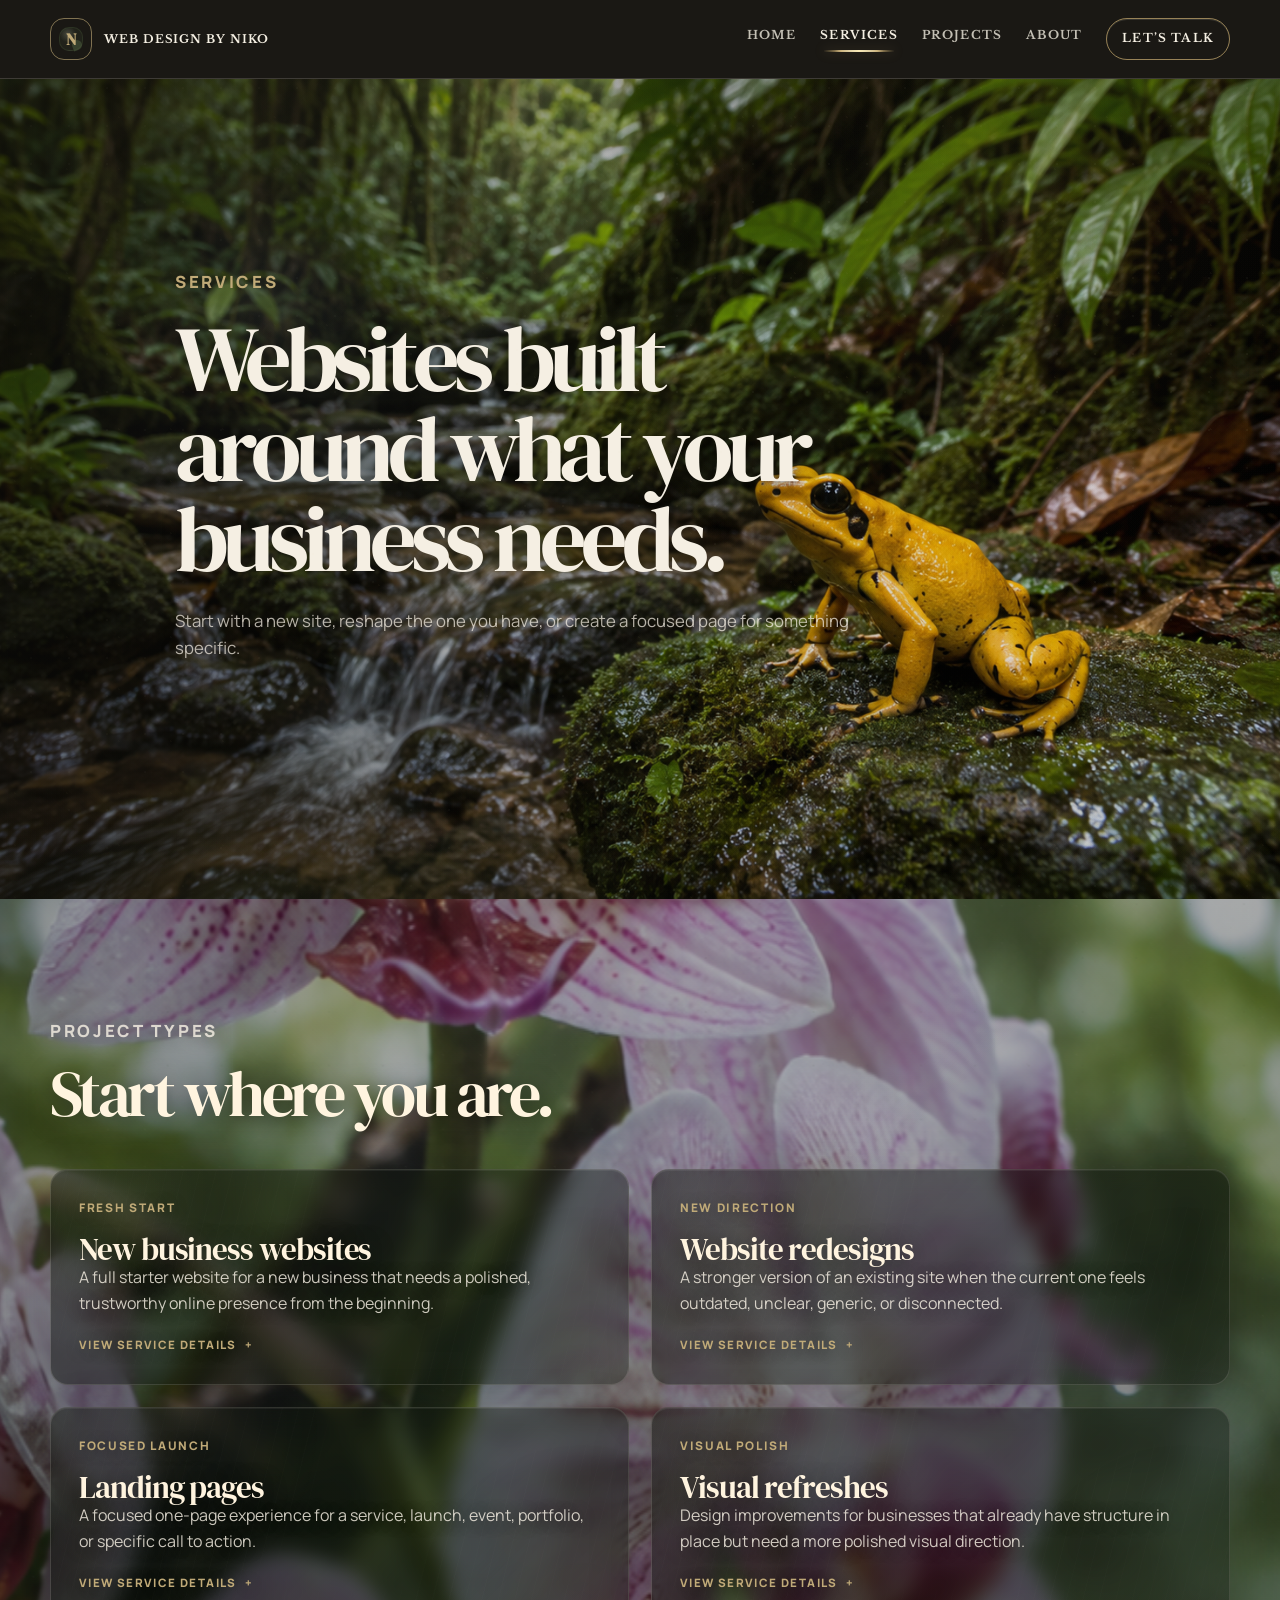
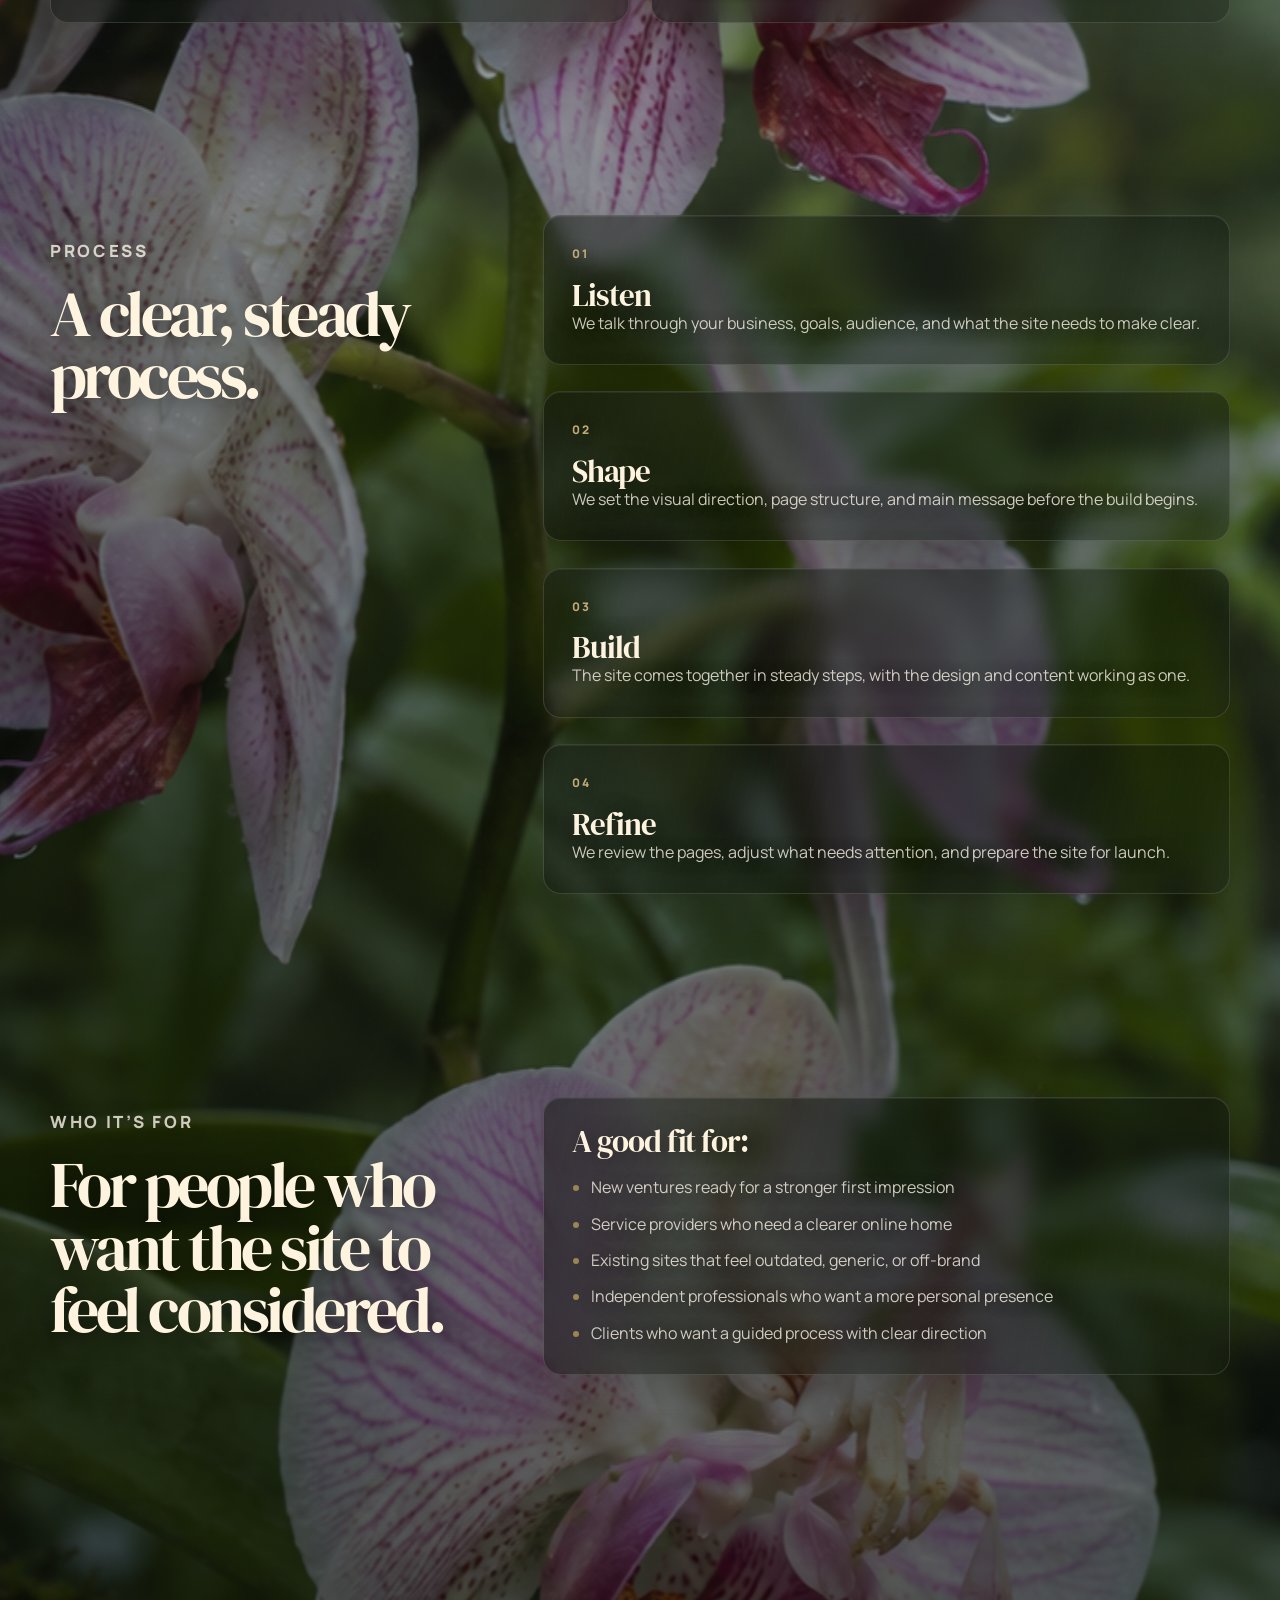
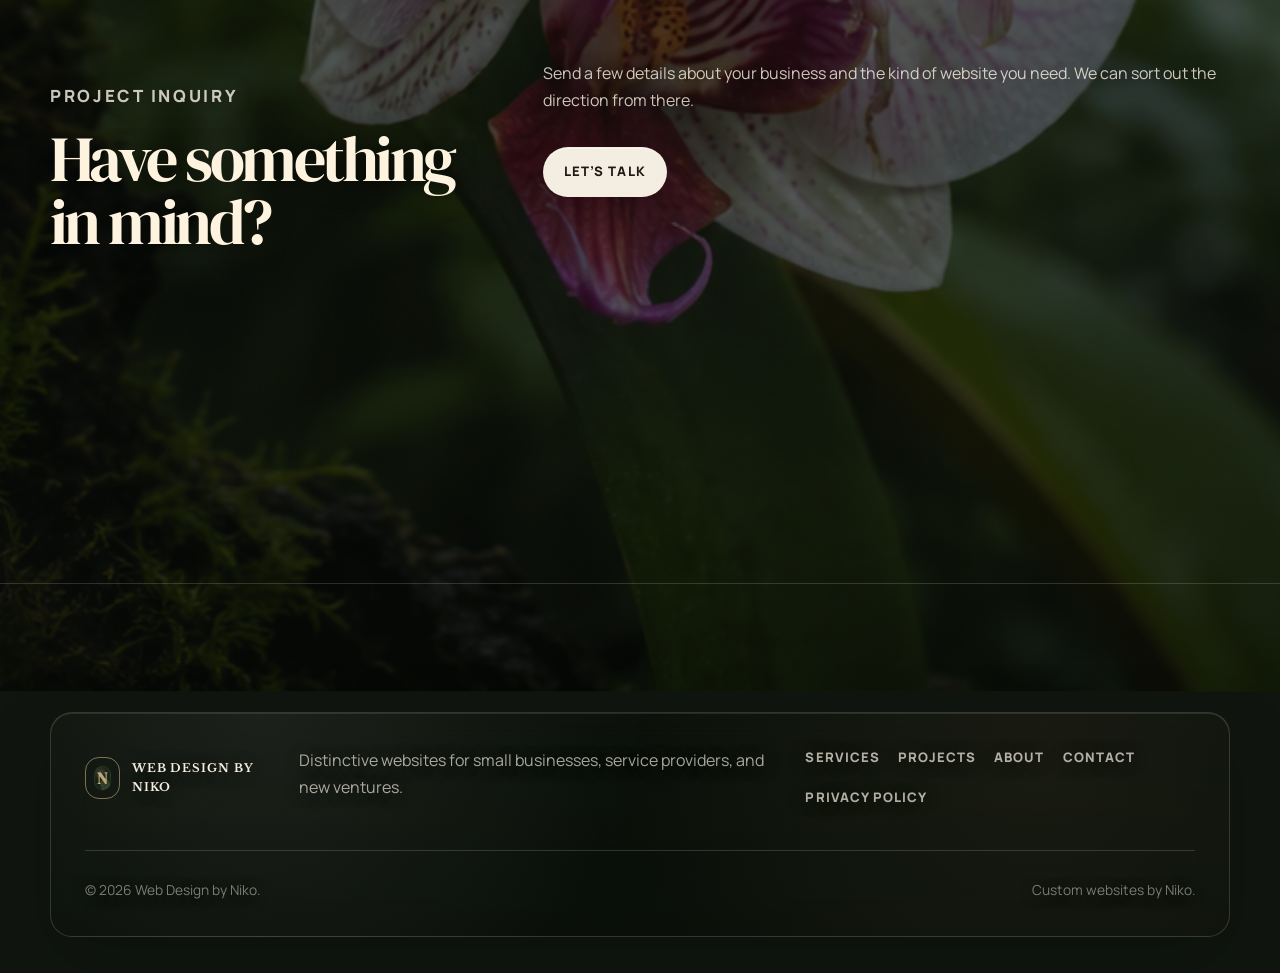
<file: services.html>
<!DOCTYPE html>
<html lang="en">
  <head>
    <meta charset="UTF-8" />
    <meta name="viewport" content="width=device-width, initial-scale=1.0" />
    <title>Services | Web Design by Niko</title>
    <link rel="preconnect" href="https://fonts.googleapis.com" />
    <link rel="preconnect" href="https://fonts.gstatic.com" crossorigin />
    <link href="https://fonts.googleapis.com/css2?family=DM+Serif+Display:ital@0;1&family=Libre+Baskerville:wght@400;700&family=Manrope:wght@400;500;600;700;800&display=swap" rel="stylesheet" />
    <link rel="preload" as="image" href="images/services-hero.png" />
    <link rel="stylesheet" href="styles.css" />
  </head>

  <body class="services-page">
    <div class="page-shell">
      <header class="site-header">
        <div class="header-inner">
          <a class="brand" href="index.html" aria-label="Web Design by Niko home">
            <span class="brand-mark"><span>N</span></span>
            <span>Web Design by Niko</span>
          </a>

          <button class="nav-toggle" type="button" aria-label="Open navigation" aria-expanded="false">
            <span></span>
            <span></span>
          </button>

          <nav class="site-nav" aria-label="Main navigation">
            <a href="index.html">Home</a>
            <a href="services.html" aria-current="page">Services</a>
            <a href="projects.html">Projects</a>
            <a href="about.html">About</a>
            <a class="nav-cta" href="contact.html">Let’s Talk</a>
          </nav>
        </div>
      </header>

      <main>
        <section class="page-hero">
          <div class="page-hero-inner">
            <p class="eyebrow">Services</p>
            <h1>Websites built around what your business needs.</h1>
            <p>
              Start with a new site, reshape the one you have, or create a focused page for something specific.
            </p>
          </div>
        </section>

        <section class="section services-list">
          <div class="container">
            <div class="section-heading">
              <p class="eyebrow">Project types</p>
              <h2>Start where you are.</h2>
            </div>

            <div class="service-columns">
              <div class="service-column">
                <details class="card project-card service-option-card">
                  <summary>
                    <span class="card-label">Fresh start</span>
                    <h3>New business websites</h3>
                    <p>
                      A full starter website for a new business that needs a polished, trustworthy online presence from the beginning.
                    </p>
                    <span class="project-card-toggle">View service details</span>
                  </summary>

                  <div class="project-details">
                    <p>
                      A new business site gives your idea a clear online home from the beginning, with pages, copy, and visual direction shaped together.
                    </p>

                    <div class="project-detail-list">
                      <div>
                        <h4>Best for</h4>
                        <p>
                          New businesses, solo services, startups, or fresh ideas that need to look legitimate online.
                        </p>
                      </div>

                      <div>
                        <h4>Can include</h4>
                        <p>
                          Homepage, services, about, contact, basic page structure, visual direction, and launch-ready styling.
                        </p>
                      </div>

                      <div>
                        <h4>Good outcome</h4>
                        <p>
                          Visitors understand who you are, what you offer, and how to take the next step.
                        </p>
                      </div>
                    </div>
                  </div>
                </details>

                <details class="card project-card service-option-card">
                  <summary>
                    <span class="card-label">Focused launch</span>
                    <h3>Landing pages</h3>
                    <p>
                      A focused one-page experience for a service, launch, event, portfolio, or specific call to action.
                    </p>
                    <span class="project-card-toggle">View service details</span>
                  </summary>

                  <div class="project-details">
                    <p>
                      A landing page keeps the attention on one clear goal, so visitors are not sent through a full site when one focused page would work better.
                    </p>

                    <div class="project-detail-list">
                      <div>
                        <h4>Best for</h4>
                        <p>
                          Specific services, events, offers, portfolios, announcements, waitlists, or simple project launches.
                        </p>
                      </div>

                      <div>
                        <h4>Can include</h4>
                        <p>
                          Focused messaging, section flow, call-to-action placement, inquiry links, and responsive design.
                        </p>
                      </div>

                      <div>
                        <h4>Good outcome</h4>
                        <p>
                          Visitors quickly understand the offer and know exactly what to do next.
                        </p>
                      </div>
                    </div>
                  </div>
                </details>
              </div>

              <div class="service-column">
                <details class="card project-card service-option-card">
                  <summary>
                    <span class="card-label">New direction</span>
                    <h3>Website redesigns</h3>
                    <p>
                      A stronger version of an existing site when the current one feels outdated, unclear, generic, or disconnected.
                    </p>
                    <span class="project-card-toggle">View service details</span>
                  </summary>

                  <div class="project-details">
                    <p>
                      A redesign keeps what is useful, removes what is getting in the way, and reshapes the site so it better fits the business now.
                    </p>

                    <div class="project-detail-list">
                      <div>
                        <h4>Best for</h4>
                        <p>
                          Businesses with a site that exists, but no longer feels clear, current, trustworthy, or connected to the brand.
                        </p>
                      </div>

                      <div>
                        <h4>Can include</h4>
                        <p>
                          Layout updates, clearer copy, stronger page flow, visual polish, and a more intentional visitor path.
                        </p>
                      </div>

                      <div>
                        <h4>Good outcome</h4>
                        <p>
                          The site feels more aligned, easier to use, and more confident without starting from nothing.
                        </p>
                      </div>
                    </div>
                  </div>
                </details>

                <details class="card project-card service-option-card">
                  <summary>
                    <span class="card-label">Visual polish</span>
                    <h3>Visual refreshes</h3>
                    <p>
                      Design improvements for businesses that already have structure in place but need a more polished visual direction.
                    </p>
                    <span class="project-card-toggle">View service details</span>
                  </summary>

                  <div class="project-details">
                    <p>
                      A visual refresh is for sites that do not need a full rebuild, but would benefit from better spacing, stronger styling, and a more considered look.
                    </p>

                    <div class="project-detail-list">
                      <div>
                        <h4>Best for</h4>
                        <p>
                          Existing websites with decent content or structure that still feel plain, unfinished, or visually inconsistent.
                        </p>
                      </div>

                      <div>
                        <h4>Can include</h4>
                        <p>
                          Typography, colors, spacing, buttons, cards, section styling, image treatment, and visual consistency.
                        </p>
                      </div>

                      <div>
                        <h4>Good outcome</h4>
                        <p>
                          The site keeps its useful structure, but feels more polished, intentional, and easier to trust.
                        </p>
                      </div>
                    </div>
                  </div>
                </details>
              </div>
            </div>
          </div>
        </section>

        <section class="section section-dark">
          <div class="container split">
            <div class="section-heading">
              <p class="eyebrow">Process</p>
              <h2>A clear, steady process.</h2>
            </div>

            <div>
              <div class="card dark">
                <span class="card-label">01</span>
                <h3>Listen</h3>
                <p>
                  We talk through your business, goals, audience, and what the site needs to make clear.
                </p>
              </div>

              <br />

              <div class="card dark">
                <span class="card-label">02</span>
                <h3>Shape</h3>
                <p>
                  We set the visual direction, page structure, and main message before the build begins.
                </p>
              </div>

              <br />

              <div class="card dark">
                <span class="card-label">03</span>
                <h3>Build</h3>
                <p>
                  The site comes together in steady steps, with the design and content working as one.
                </p>
              </div>

              <br />

              <div class="card dark">
                <span class="card-label">04</span>
                <h3>Refine</h3>
                <p>
                  We review the pages, adjust what needs attention, and prepare the site for launch.
                </p>
              </div>
            </div>
          </div>
        </section>

        <section class="section">
          <div class="container split">
            <div class="section-heading">
              <p class="eyebrow">Who it’s for</p>
              <h2>For people who want the site to feel considered.</h2>
            </div>

            <div class="card fit-card">
              <h3>A good fit for:</h3>
              <ul>
                <li>New ventures ready for a stronger first impression</li>
                <li>Service providers who need a clearer online home</li>
                <li>Existing sites that feel outdated, generic, or off-brand</li>
                <li>Independent professionals who want a more personal presence</li>
                <li>Clients who want a guided process with clear direction</li>
              </ul>
            </div>
          </div>
        </section>

        <section class="section section-dark services-cta footer-scene">
          <div class="container split">
            <div class="section-heading">
              <p class="eyebrow">Project inquiry</p>
              <h2>Have something in mind?</h2>
            </div>

            <div>
              <p>
                Send a few details about your business and the kind of website you need. We can sort out the direction from there.
              </p>

              <div class="hero-actions">
                <a class="button button-primary" href="contact.html">Let’s Talk</a>
              </div>
            </div>
          </div>
        </section>
      </main>

      <footer class="site-footer">
        <div class="footer-inner">
          <div class="footer-top">
            <a class="brand" href="index.html">
              <span class="brand-mark"><span>N</span></span>
              <span>Web Design by Niko</span>
            </a>

            <p>
              Distinctive websites for small businesses, service providers, and new ventures.
            </p>

            <div class="footer-links">
              <a href="services.html">Services</a>
              <a href="projects.html">Projects</a>
              <a href="about.html">About</a>
              <a href="contact.html">Contact</a>
              <a href="privacy-policy.html">Privacy Policy</a>
            </div>
          </div>

          <div class="footer-bottom">
            <span>© 2026 Web Design by Niko.</span>
            <span>Custom websites by Niko.</span>
          </div>
        </div>
      </footer>
    </div>

    <script src="script.js"></script>
  </body>
</html>
</file>
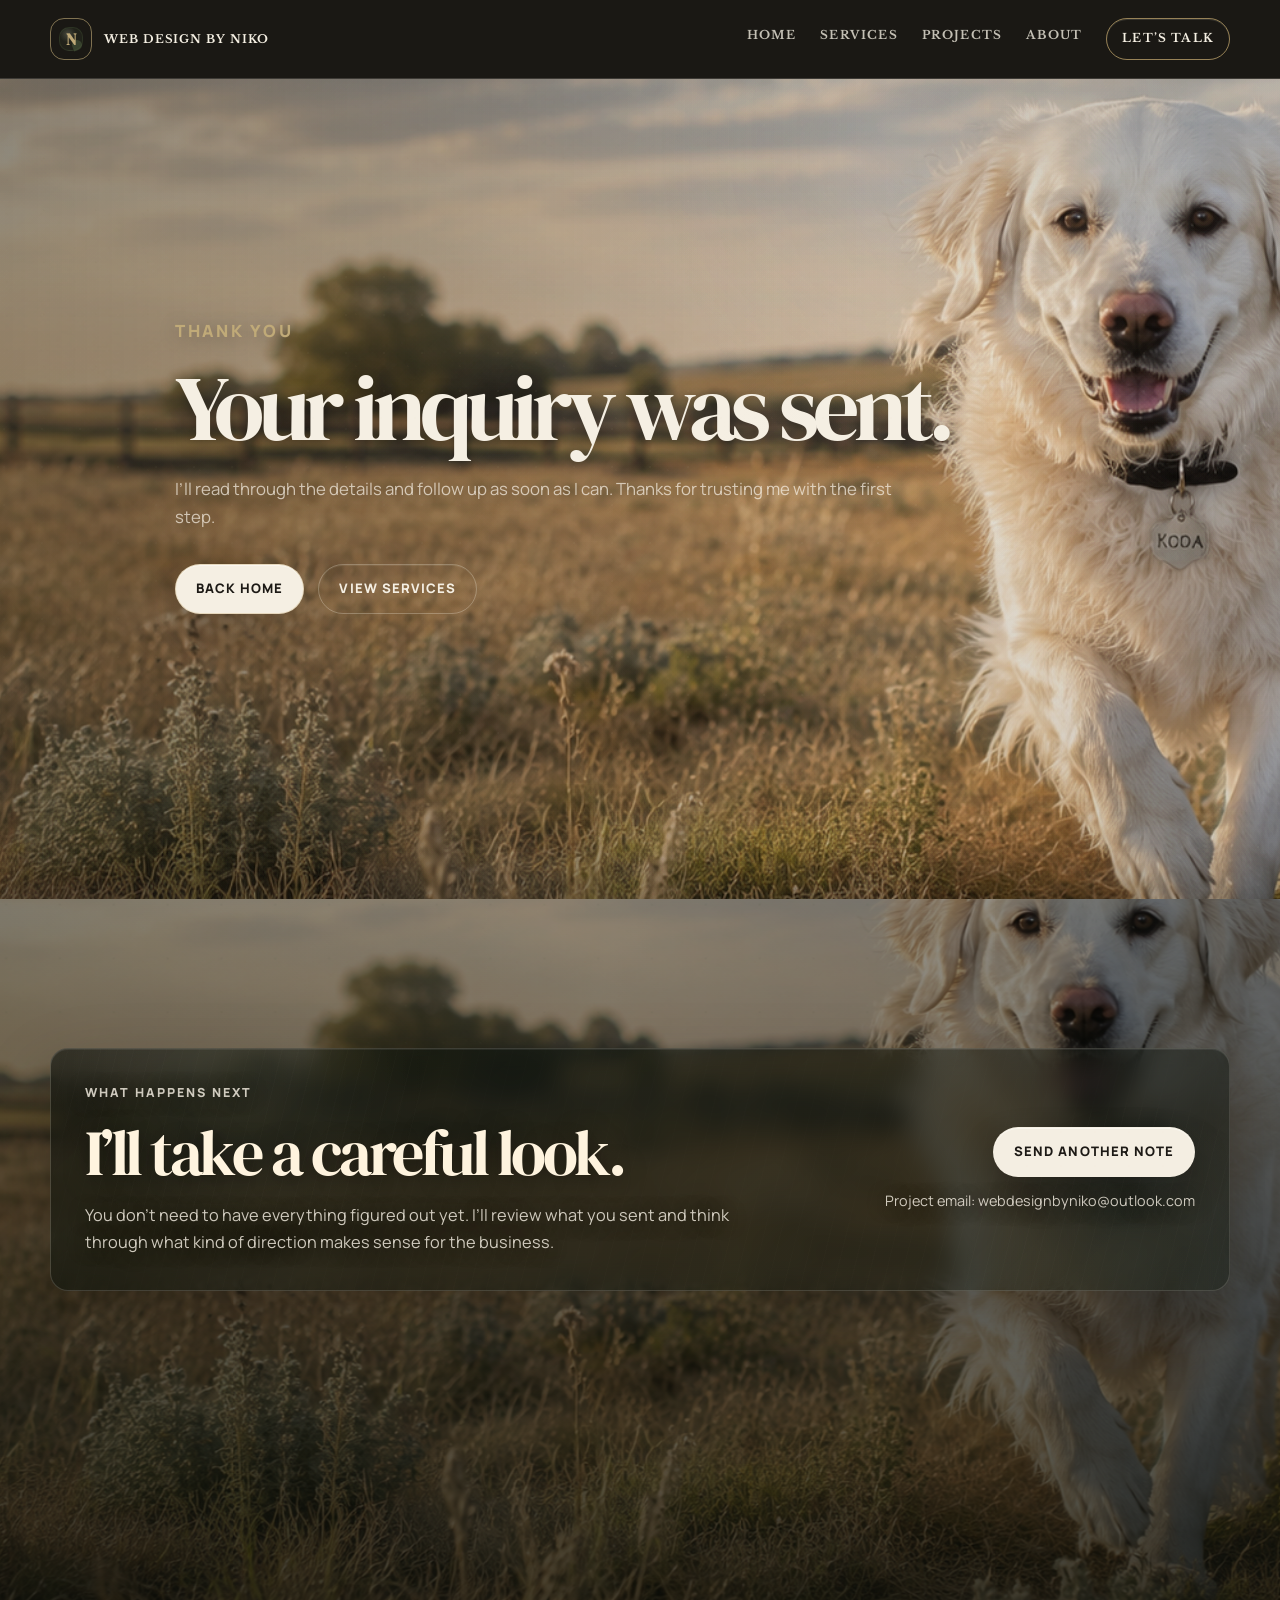
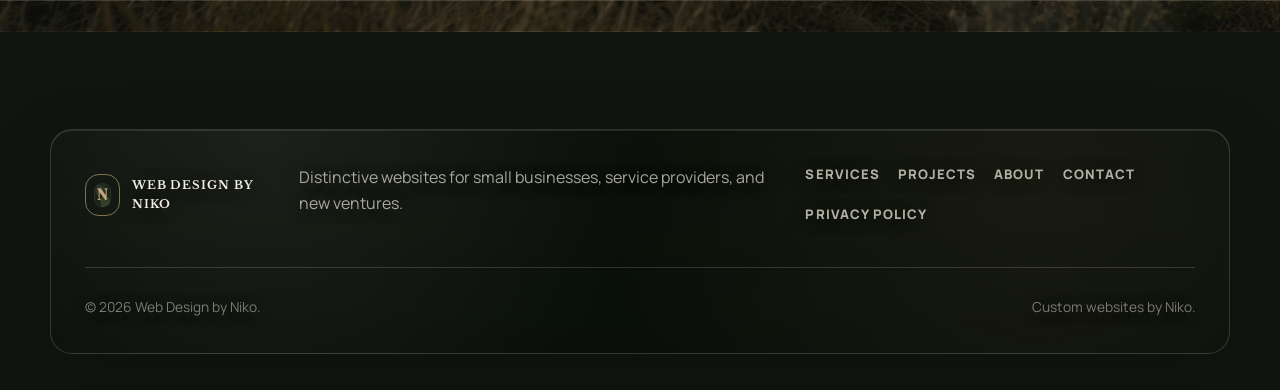
<file: thank-you.html>
<!DOCTYPE html>
<html lang="en">
  <head>
    <meta charset="UTF-8" />
    <meta name="viewport" content="width=device-width, initial-scale=1.0" />
    <title>Thank You | Web Design by Niko</title>
    <link rel="preconnect" href="https://fonts.googleapis.com" />
    <link rel="preconnect" href="https://fonts.gstatic.com" crossorigin />
    <link href="https://fonts.googleapis.com/css2?family=DM+Serif+Display:ital@0;1&family=Libre+Baskerville:wght@400;700&family=Manrope:wght@400;500;600;700;800&display=swap" rel="stylesheet" />
    <link rel="preload" as="image" href="images/thank-you-hero.png" />
    <link rel="stylesheet" href="styles.css" />
  </head>

  <body class="thank-you-page">
    <div class="page-shell">
      <header class="site-header">
        <div class="header-inner">
          <a class="brand" href="index.html" aria-label="Web Design by Niko home">
            <span class="brand-mark"><span>N</span></span>
            <span>Web Design by Niko</span>
          </a>

          <button class="nav-toggle" type="button" aria-label="Open navigation" aria-expanded="false">
            <span></span>
            <span></span>
          </button>

          <nav class="site-nav" aria-label="Main navigation">
            <a href="index.html">Home</a>
            <a href="services.html">Services</a>
            <a href="projects.html">Projects</a>
            <a href="about.html">About</a>
            <a class="nav-cta" href="contact.html">Let’s Talk</a>
          </nav>
        </div>
      </header>

      <main>
        <section class="page-hero">
          <div class="page-hero-inner">
            <p class="eyebrow">Thank you</p>
            <h1>Your inquiry was sent.</h1>
            <p>
              I’ll read through the details and follow up as soon as I can. Thanks for trusting me with the first step.
            </p>

            <div class="hero-actions">
              <a class="button button-primary" href="index.html">Back Home</a>
              <a class="button button-secondary" href="services.html">View Services</a>
            </div>
          </div>
        </section>

        <section class="section contact-section footer-scene">
          <div class="container">
            <div class="closing-panel card">
              <div>
                <p class="eyebrow">What happens next</p>
                <h2>I’ll take a careful look.</h2>
                <p>
                  You don’t need to have everything figured out yet. I’ll review what you sent and think through what kind of direction makes sense for the business.
                </p>
              </div>

              <div class="closing-actions">
                <a class="button button-primary" href="contact.html">Send Another Note</a>
                <span>Project email: webdesignbyniko@outlook.com</span>
              </div>
            </div>
          </div>
        </section>
      </main>

      <footer class="site-footer">
        <div class="footer-inner">
          <div class="footer-top">
            <a class="brand" href="index.html">
              <span class="brand-mark"><span>N</span></span>
              <span>Web Design by Niko</span>
            </a>

            <p>
              Distinctive websites for small businesses, service providers, and new ventures.
            </p>

            <div class="footer-links">
              <a href="services.html">Services</a>
              <a href="projects.html">Projects</a>
              <a href="about.html">About</a>
              <a href="contact.html">Contact</a>
              <a href="privacy-policy.html">Privacy Policy</a>
            </div>
          </div>

          <div class="footer-bottom">
            <span>© 2026 Web Design by Niko.</span>
            <span>Custom websites by Niko.</span>
          </div>
        </div>
      </footer>
    </div>

    <script src="script.js"></script>
  </body>
</html>
</file>
<file: styles.css>
:root {
  --charcoal: #1c1915;
  --ink: #2c261f;
  --cream: #f5efe3;
  --parchment: #f8efdc;
  --lichen: #9b8655;
  --lichen-soft: #c0aa78;
  --muted: #736858;
  --line-light: rgba(44, 38, 31, 0.16);
  --line-dark: rgba(245, 239, 227, 0.16);
  --max-width: 1180px;
  --radius: 18px;
  --page-hero-image: none;
  --page-hero-position: center center;
  --page-hero-size: cover;
  --page-hero-moon-glow: radial-gradient(circle at 32% 20%, transparent 0, transparent 18rem);
  --page-footer-image: none;
  --page-footer-position: center center;
  --page-footer-size: cover;
  --page-footer-top-shade: 0.16;
  --page-footer-mid-shade: 0.32;
  --page-footer-bottom-shade: 0.68;
  --page-footer-side-shade: 0.26;
  --page-footer-side-fade: 0.18;
  --page-bg-top: 780px;
  --page-bg-bottom: 0px;
  --page-bg-bleed: clamp(160px, 16vw, 260px);
}

/* Page-level hero/footer imagery source of truth. */

.home-page {
  --page-hero-image: url("images/home-hero.png");
  --page-hero-position: 67% center;
  --page-hero-size: cover;
  --page-footer-image: url("images/home-footer.png");
  --page-footer-position: center 62%;
  --page-footer-size: min(1435px, 119vw) auto;
  --home-background-image: url("images/home-background.png");
  --page-bg-top: 520px;
  --page-footer-top-shade: 0.18;
  --page-footer-mid-shade: 0.26;
  --page-footer-bottom-shade: 0.48;
}

.about-page {
  --page-hero-image: url("images/about-hero.png");
  --page-hero-position: 80% center;
  --page-hero-moon-glow: radial-gradient(circle at 31% 19%, rgba(207, 225, 255, 0.16), rgba(207, 225, 255, 0.06) 7rem, transparent 19rem);
  --page-footer-image: url("images/about-footer.png");
  --page-footer-position: center center;
  --page-footer-size: 100% auto;
  --page-footer-top-shade: 0.14;
  --page-footer-mid-shade: 0.28;
  --page-footer-bottom-shade: 0.58;
}

.services-page {
  --page-hero-image: url("images/services-hero.png");
  --page-hero-position: 95% 42%;
  --page-hero-moon-glow: radial-gradient(circle at 21% 27%, rgba(207, 225, 255, 0.14), rgba(207, 225, 255, 0.05) 7rem, transparent 18rem);
  --page-footer-image: url("images/services-footer.png");
  --page-footer-position: center center;
  --page-footer-size: cover;
  --page-footer-top-shade: 0.18;
  --page-footer-mid-shade: 0.34;
  --page-footer-bottom-shade: 0.64;
}
.services-page .page-hero::before,
.services-page .page-hero-backdrop {
  inset: 0;
}
.services-page .page-hero h1 {
  max-width: 700px;
}
.about-page .page-hero::before,
.about-page .page-hero-backdrop {
  inset: 0;
}
.about-page .page-hero h1 {
  max-width: 700px;
}
.projects-page {
  --page-hero-image: url("images/projects-hero.png");
  --page-hero-position: 72% center;
  --page-hero-moon-glow: radial-gradient(circle at 66% 18%, rgba(207, 225, 255, 0.18), rgba(207, 225, 255, 0.06) 7rem, transparent 18rem);
  --page-footer-image: url("images/projects-footer.png");
  --page-footer-position: center center;
  --page-footer-size: 100% auto;
  --page-footer-top-shade: 0.08;
  --page-footer-mid-shade: 0.22;
  --page-footer-bottom-shade: 0.68;
}

.contact-page {
  --page-hero-image: url("images/contact-hero.png");
  --page-hero-position: 76% center;
  --page-hero-moon-glow: radial-gradient(circle at 66% 18%, rgba(207, 225, 255, 0.14), rgba(207, 225, 255, 0.05) 7rem, transparent 18rem);
  --page-footer-image: url("images/contact-footer.png");
  --page-footer-position: 72% 100%;
  --page-footer-size: 112% auto;
  --page-footer-top-shade: 0.18;
  --page-footer-mid-shade: 0.32;
  --page-footer-bottom-shade: 0.58;
}

.thank-you-page {
  --page-hero-image: url("images/thank-you-hero.png");
  --page-hero-position: center center;
  --page-hero-moon-glow: radial-gradient(circle at 66% 18%, rgba(207, 225, 255, 0.14), rgba(207, 225, 255, 0.05) 7rem, transparent 18rem);
  --page-footer-image: url("images/thank-you-hero.png");
  --page-footer-position: center 82%;
  --page-footer-size: cover;
  --page-footer-top-shade: 0.28;
  --page-footer-mid-shade: 0.42;
  --page-footer-bottom-shade: 0.72;
}

.policy-page {
  --page-hero-image: none;
  --page-footer-image: url("images/contact-footer.png");
  --page-footer-position: center center;
  --page-footer-size: cover;
}

@media (max-width: 1180px) {
  .policy-page {
    --page-footer-position: center bottom;
    --page-footer-size: max(920px, min(150vw, 1180px)) auto;
  }
}

@media (max-width: 900px) {
  .home-page {
    --page-hero-position: 66% center;
  }

  .contact-page {
    --page-hero-position: 77% center;
  }
}

@media (max-width: 640px) {
  .policy-page {
    --page-footer-position: center bottom;
    --page-footer-size: max(620px, 178vw) auto;
  }

  .home-page {
    --page-hero-position: 68% center;
  }

  .projects-page {
    --page-hero-position: 74% center;
  }

  .contact-page {
    --page-hero-position: 78% center;
  }
}

* {
  box-sizing: border-box;
}

html {
  background: #10160f;
  scroll-behavior: smooth;
}

body {
  position: relative;
  margin: 0;
  font-family: "Manrope", system-ui, -apple-system, BlinkMacSystemFont, "Segoe UI", sans-serif;
  color: var(--ink);
  background:
    radial-gradient(circle at top left, rgba(83, 103, 69, 0.12), transparent 34rem),
    linear-gradient(180deg, #f1e6d3 0%, #d9c9ad 100%);
  line-height: 1.65;
  overflow-x: hidden;
}

body.menu-open {
  overflow: hidden;
}

a {
  color: inherit;
  text-decoration: none;
}

button,
input,
textarea,
select {
  font: inherit;
}

.page-shell {
  position: relative;
  isolation: isolate;
  overflow: hidden;
  min-height: 100vh;
  background: #10160f;
}

.page-shell::before {
  content: "";
  position: absolute;
  left: 0;
  right: 0;
  top: calc(var(--page-bg-top) - var(--page-bg-bleed));
  bottom: var(--page-bg-bottom);
  z-index: 0;
  pointer-events: none;
  background-image:
    linear-gradient(
      180deg,
      rgba(8, 12, 8, var(--page-footer-top-shade)) 0%,
      rgba(8, 12, 8, var(--page-footer-mid-shade)) 44%,
      rgba(8, 12, 8, var(--page-footer-bottom-shade)) 100%
    ),
    linear-gradient(
      90deg,
      rgba(6, 9, 6, var(--page-footer-side-shade)) 0%,
      rgba(6, 9, 6, 0.08) 48%,
      rgba(6, 9, 6, var(--page-footer-side-fade)) 100%
    ),
    radial-gradient(circle at 24% 18%, rgba(204, 223, 255, 0.08), transparent 24rem),
    radial-gradient(circle at 22% 28%, rgba(255, 248, 226, 0.04) 0 1px, transparent 1px),
    radial-gradient(circle at 72% 70%, rgba(83, 103, 69, 0.06) 0 1px, transparent 1px),
    var(--page-footer-image);
  background-position:
    center center,
    center center,
    center center,
    center center,
    center center,
    var(--page-footer-position);
  background-size:
    100% 100%,
    100% 100%,
    100% 100%,
    36px 36px,
    52px 52px,
    var(--page-footer-size);
  background-repeat: no-repeat, no-repeat, no-repeat, repeat, repeat, no-repeat;
  transform: translate3d(0, 0, 0) scale(1.035);
  transform-origin: center top;
  backface-visibility: hidden;
  contain: paint;
}

.page-shell > main,
.page-shell > .site-footer {
  position: relative;
  z-index: 1;
}

main {
  position: relative;
  isolation: isolate;
  background: transparent;
}

/* Header */

.site-header {
  position: sticky;
  top: 0;
  z-index: 50;
  background: rgba(28, 25, 21, 0.92);
  border-bottom: 1px solid var(--line-dark);
  backdrop-filter: blur(18px);
}

.header-inner {
  width: min(var(--max-width), calc(100% - 40px));
  min-height: 78px;
  margin: 0 auto;
  display: flex;
  align-items: center;
  justify-content: space-between;
  gap: 28px;
}

.brand {
  display: inline-flex;
  align-items: center;
  gap: 12px;
  color: var(--cream);
  font-family: "Libre Baskerville", Georgia, serif;
  font-size: 0.72rem;
  font-weight: 700;
  letter-spacing: 0.08em;
  text-transform: uppercase;
}

.brand-mark {
  width: 42px;
  height: 42px;
  border: 1px solid rgba(192, 170, 120, 0.62);
  border-radius: 14px;
  display: grid;
  place-items: center;
  color: var(--lichen-soft);
  position: relative;
  overflow: hidden;
}

.brand-mark::before,
.brand-mark::after {
  content: "";
  position: absolute;
  pointer-events: none;
}

.brand-mark::before {
  inset: 8px;
  border: 1px solid rgba(83, 103, 69, 0.24);
  border-radius: 10px;
  background:
    radial-gradient(circle at 35% 28%, rgba(245, 239, 227, 0.18), transparent 38%),
    rgba(83, 103, 69, 0.14);
}

.brand-mark::after {
  width: 10px;
  height: 10px;
  right: 9px;
  bottom: 9px;
  border-radius: 999px 999px 999px 0;
  background: rgba(83, 103, 69, 0.46);
  transform: rotate(-22deg);
}

.brand-mark span {
  position: relative;
  z-index: 1;
  font-family: "DM Serif Display", Georgia, serif;
  font-size: 1rem;
  letter-spacing: 0;
}

.site-nav {
  display: flex;
  align-items: center;
  gap: 24px;
}

.site-nav a {
  color: rgba(245, 239, 227, 0.78);
  font-family: "Libre Baskerville", Georgia, serif;
  font-size: 0.74rem;
  font-weight: 700;
  letter-spacing: 0.1em;
  text-transform: uppercase;
}

.site-nav a:hover,
.site-nav a[aria-current="page"] {
  color: var(--cream);
}

.nav-cta {
  border: 1px solid rgba(196, 168, 111, 0.74);
  border-radius: 999px;
  padding: 10px 15px;
  color: var(--cream) !important;
}

.nav-toggle {
  display: none;
  width: 46px;
  height: 46px;
  border: 1px solid var(--line-dark);
  background: transparent;
  border-radius: 14px;
  color: var(--cream);
  cursor: pointer;
}

.nav-toggle span {
  display: block;
  width: 20px;
  height: 2px;
  margin: 5px auto;
  background: currentColor;
  border-radius: 99px;
}

/* Shared layout */

.container,
.page-hero-inner,
.footer-inner {
  width: min(var(--max-width), calc(100% - 40px));
  margin: 0 auto;
}

.section {
  padding: 110px 0;
}

body:not(.home-page) main > .section:not(.footer-scene) {
  padding: 96px 0;
}

main > .section {
  position: relative;
  isolation: isolate;
  background: transparent;
  color: var(--cream);
}

main > .section:not(.footer-scene):not(.section-dark) {
  background: transparent;
}

.page-hero:not(.home-hero) + .section {
  position: relative;
  z-index: 1;
  padding-top: 150px;
}

.page-hero:not(.home-hero) + .section:not(.footer-scene):not(.section-dark) {
  background: transparent;
}

.page-hero:not(.home-hero) + .section > .container {
  position: relative;
  z-index: 1;
}

.section-dark {
  background: transparent;
  color: var(--cream);
}

.page-hero {
  position: relative;
  isolation: isolate;
  overflow: hidden;
  display: grid;
  align-items: center;
  min-height: clamp(660px, calc(100svh - 78px), 820px);
  background: linear-gradient(135deg, #1a1713 0%, #2f2a23 100%);
  color: var(--cream);
  margin-bottom: 0;
  padding: 110px 0 clamp(150px, 14vw, 220px);
}

.page-hero::before,
.page-hero-backdrop {
  content: "";
  position: absolute;
  inset: -14%;
  z-index: 0;
  pointer-events: none;
  opacity: 1;
  background:
    linear-gradient(
      90deg,
      rgba(18, 17, 13, 0.48) 0%,
      rgba(18, 17, 13, 0.3) 34%,
      rgba(18, 17, 13, 0.09) 64%,
      rgba(18, 17, 13, 0.02) 100%
    ),
    linear-gradient(180deg, rgba(10, 12, 9, 0.18) 0%, transparent 34%, rgba(10, 12, 9, 0.14) 100%),
    var(--page-hero-moon-glow),
    radial-gradient(circle at 78% 16%, rgba(158, 134, 85, 0.08), transparent 28rem),
    radial-gradient(circle at 82% 24%, rgba(255, 244, 205, 0.04) 0 1px, transparent 1px),
    radial-gradient(circle at 28% 74%, rgba(196, 168, 111, 0.05) 0 1px, transparent 1px),
    var(--page-hero-image) var(--page-hero-position) / var(--page-hero-size) no-repeat;
  background-size:
    100% 100%,
    100% 100%,
    100% 100%,
    100% 100%,
    38px 38px,
    52px 52px,
    var(--page-hero-size);
  transform: translate3d(0, 0, 0);
  backface-visibility: hidden;
  contain: paint;
  will-change: transform;
}

.page-hero.has-parallax-layer::before {
  content: none;
}

.page-hero::after {
  content: "";
  position: absolute;
  left: 0;
  right: 0;
  bottom: 0;
  z-index: 0;
  height: 118px;
  pointer-events: none;
  background: linear-gradient(180deg, transparent 0%, rgba(6, 9, 6, 0.04) 52%, rgba(6, 9, 6, 0.2) 100%);
}

.page-hero-inner {
  max-width: 930px;
  position: relative;
  z-index: 1;
  transform: translate3d(0, 0, 0);
  will-change: transform;
}

.page-hero:not(.home-hero) h1,
.page-hero:not(.home-hero) p {
  text-shadow: 0 3px 18px rgba(0, 0, 0, 0.38);
}

.eyebrow {
  margin: 0 0 18px;
  color: var(--lichen);
  font-size: 0.78rem;
  font-weight: 800;
  letter-spacing: 0.16em;
  text-transform: uppercase;
}

.section-dark .eyebrow,
.page-hero .eyebrow {
  color: var(--lichen-soft);
}

h1,
h2,
h3 {
  margin: 0;
  font-family: "DM Serif Display", Georgia, serif;
  font-weight: 400;
  line-height: 0.98;
}

h1 {
  max-width: 920px;
  font-size: clamp(3.4rem, 7.2vw, 6.7rem);
  letter-spacing: -0.065em;
}

h2 {
  font-size: clamp(2.5rem, 5vw, 5.2rem);
  letter-spacing: -0.055em;
}

h3 {
  font-size: clamp(1.55rem, 2.4vw, 2.35rem);
  letter-spacing: -0.035em;
}

p {
  margin: 0;
}

.page-hero p,
.section-heading p {
  max-width: 720px;
  margin-top: 22px;
  color: rgba(245, 239, 227, 0.72);
  font-size: 1.05rem;
}

.section-heading {
  max-width: 820px;
  margin-bottom: 44px;
}

.section-heading p {
  color: var(--muted);
}

.section-dark p {
  color: rgba(245, 239, 227, 0.72);
}

.split,
.form-wrap {
  display: grid;
  grid-template-columns: minmax(0, 0.78fr) minmax(0, 1.22fr);
  gap: 54px;
  align-items: start;
}

.grid {
  display: grid;
  gap: 22px;
}

.grid-3 {
  grid-template-columns: repeat(3, minmax(0, 1fr));
}

.grid-4 {
  grid-template-columns: repeat(4, minmax(0, 1fr));
}

.card {
  border: 1px solid rgba(77, 65, 45, 0.15);
  border-radius: var(--radius);
  background:
    linear-gradient(145deg, rgba(255, 250, 239, 0.78), rgba(231, 220, 200, 0.6)),
    var(--parchment);
  padding: 28px;
  box-shadow: 0 16px 42px rgba(39, 35, 29, 0.08);
}

.card.dark {
  border-color: rgba(245, 239, 227, 0.14);
  background: rgba(245, 239, 227, 0.045);
}

.card-label {
  display: block;
  margin-bottom: 16px;
  color: var(--lichen);
  font-size: 0.74rem;
  font-weight: 800;
  letter-spacing: 0.14em;
  text-transform: uppercase;
}

.card p,
.card li {
  color: var(--muted);
}

.card.dark p,
.card.dark li {
  color: rgba(245, 239, 227, 0.68);
}

.fit-card {
  align-self: center;
  background:
    linear-gradient(135deg, rgba(255, 248, 232, 0.7), rgba(231, 220, 200, 0.54)),
    rgba(245, 239, 227, 0.58);
}

.fit-card h3 {
  margin-bottom: 18px;
}

.fit-card ul {
  display: grid;
  gap: 10px;
  margin: 0;
  padding-left: 1.15rem;
}

.fit-card li::marker {
  color: var(--lichen);
}

.services-cta {
  position: relative;
  overflow: hidden;
  border-top: 0;
}

.services-cta .container {
  position: relative;
  z-index: 1;
}

/* Buttons */

.button {
  display: inline-flex;
  align-items: center;
  justify-content: center;
  min-height: 48px;
  padding: 13px 20px;
  border: 1px solid transparent;
  border-radius: 999px;
  font-size: 0.82rem;
  font-weight: 800;
  letter-spacing: 0.08em;
  text-transform: uppercase;
  cursor: pointer;
  transition:
    transform 200ms ease,
    box-shadow 200ms ease,
    border-color 200ms ease,
    background-color 200ms ease,
    color 200ms ease;
}

.button-primary {
  background: var(--charcoal);
  color: var(--cream);
  box-shadow:
    inset 0 1px 0 rgba(255, 248, 226, 0.08),
    0 14px 28px rgba(39, 35, 29, 0.14);
}

.section-dark .button-primary,
.page-hero .button-primary {
  background: var(--cream);
  color: var(--charcoal);
  border-color: rgba(196, 168, 111, 0.32);
  box-shadow:
    inset 0 1px 0 rgba(255, 255, 255, 0.44),
    0 14px 30px rgba(0, 0, 0, 0.24);
}

.button-secondary {
  border-color: rgba(245, 239, 227, 0.28);
  color: var(--cream);
  box-shadow: inset 0 1px 0 rgba(255, 248, 226, 0.08);
}

@media (hover: hover) and (pointer: fine) {
  .button:hover {
    transform: translateY(-2px);
  }

  .button-primary:hover {
    border-color: rgba(196, 168, 111, 0.58);
    box-shadow:
      inset 0 1px 0 rgba(255, 248, 226, 0.14),
      0 18px 34px rgba(39, 35, 29, 0.18);
  }

  .section-dark .button-primary:hover,
  .page-hero .button-primary:hover {
    background: #fff8ea;
    border-color: rgba(196, 168, 111, 0.58);
    box-shadow:
      inset 0 1px 0 rgba(255, 255, 255, 0.58),
      0 18px 36px rgba(0, 0, 0, 0.3);
  }

  .button-secondary:hover {
    border-color: rgba(196, 168, 111, 0.56);
    color: var(--cream);
    box-shadow: inset 0 1px 0 rgba(255, 248, 226, 0.14);
  }
}

.hero-actions {
  display: flex;
  flex-wrap: wrap;
  gap: 14px;
  margin-top: 34px;
}

/* Contact form */

.contact-form {
  display: grid;
  gap: 18px;
}

.hidden-field {
  display: none;
}

.field-group {
  display: grid;
  gap: 8px;
}

.field-group label {
  font-size: 0.78rem;
  font-weight: 800;
  letter-spacing: 0.08em;
  text-transform: uppercase;
}

.required-label {
  margin-left: 6px;
  color: rgba(115, 104, 88, 0.78);
  font-size: 0.68rem;
  font-weight: 700;
  letter-spacing: 0.08em;
  text-transform: uppercase;
}

.field-group input,
.field-group textarea,
.field-group select {
  width: 100%;
  border: 1px solid var(--line-light);
  border-radius: 14px;
  background: rgba(245, 239, 227, 0.72);
  color: var(--ink);
  padding: 14px 15px;
  outline: none;
}

.field-group textarea {
  min-height: 150px;
  resize: vertical;
}

.field-group input:focus,
.field-group textarea:focus,
.field-group select:focus {
  border-color: rgba(169, 136, 79, 0.75);
}

.form-note {
  margin-top: 2px;
  color: var(--muted);
  font-size: 0.88rem;
  line-height: 1.5;
}

/* Closing section */

.closing-section {
  padding-top: 0;
  padding-bottom: 92px;
}

.closing-panel {
  display: grid;
  grid-template-columns: minmax(0, 1fr) auto;
  gap: 34px;
  align-items: center;
  padding: 34px;
}

.closing-panel h2 {
  max-width: 660px;
}

.closing-panel p:not(.eyebrow) {
  max-width: 650px;
  margin-top: 18px;
  color: var(--muted);
  font-size: 1.02rem;
}

.closing-actions {
  display: grid;
  justify-items: end;
  gap: 12px;
}

.closing-actions span {
  color: var(--muted);
  font-size: 0.9rem;
  overflow-wrap: anywhere;
}

/* Lower image content */

main > .section:not(.footer-scene) > .container {
  position: relative;
  z-index: 1;
}

main > .section:not(.footer-scene) h2,
main > .section:not(.footer-scene) h3 {
  color: #fff4df;
  text-shadow: 0 3px 22px rgba(0, 0, 0, 0.52);
}

main > .section:not(.footer-scene) p:not(.eyebrow),
main > .section:not(.footer-scene) .section-heading p,
main > .section:not(.footer-scene) .card p,
main > .section:not(.footer-scene) .card li {
  color: rgba(245, 239, 227, 0.82);
  text-shadow: 0 2px 18px rgba(0, 0, 0, 0.46);
}

main > .section:not(.footer-scene) .eyebrow,
main > .section:not(.footer-scene) .card-label,
main > .section:not(.footer-scene) .project-detail-list h4,
main > .section:not(.footer-scene) .project-card-toggle {
  color: var(--lichen-soft);
  text-shadow: 0 2px 16px rgba(0, 0, 0, 0.48);
}

main > .section:not(.footer-scene) .card {
  border-color: rgba(245, 239, 227, 0.14);
  background:
    linear-gradient(135deg, rgba(14, 18, 13, 0.42), rgba(15, 22, 17, 0.24)),
    rgba(12, 17, 12, 0.18);
  box-shadow:
    0 24px 64px rgba(0, 0, 0, 0.2),
    inset 0 1px 0 rgba(255, 255, 255, 0.06);
  backdrop-filter: blur(10px);
}

main > .section:not(.footer-scene) .card::before {
  background:
    radial-gradient(circle at 16% 10%, rgba(255, 252, 238, 0.1), transparent 12rem),
    radial-gradient(circle at 92% 94%, rgba(83, 103, 69, 0.14), transparent 11rem),
    repeating-linear-gradient(
      104deg,
      rgba(255, 248, 226, 0.016) 0 1px,
      transparent 1px 16px
    );
  opacity: 0.46;
}

main > .section:not(.footer-scene) .button-primary {
  background: var(--cream);
  color: var(--charcoal);
  border-color: rgba(245, 239, 227, 0.36);
  box-shadow:
    inset 0 1px 0 rgba(255, 255, 255, 0.46),
    0 16px 34px rgba(0, 0, 0, 0.24);
}

/* Privacy policy page */

.policy-page {
  color: var(--cream);
  background: #10160f;
}

.policy-page main {
  min-height: calc(100vh - 78px);
  background-color: #10160f;
  background-image:
    linear-gradient(
      180deg,
      rgba(8, 12, 8, 0.58) 0%,
      rgba(8, 12, 8, 0.32) 34%,
      rgba(8, 12, 8, 0.64) 100%
    ),
    linear-gradient(
      90deg,
      rgba(6, 9, 6, 0.62) 0%,
      rgba(6, 9, 6, 0.25) 50%,
      rgba(6, 9, 6, 0.46) 100%
    ),
    var(--page-footer-image);
  background-position:
    center center,
    center center,
    var(--page-footer-position);
  background-size:
    cover,
    cover,
    var(--page-footer-size);
  background-repeat: no-repeat;
  background-attachment: scroll;
}

.policy-hero {
  min-height: clamp(460px, 58vh, 620px);
  padding: 104px 0 118px;
  background: transparent;
}

.policy-hero::before,
.policy-hero .page-hero-backdrop {
  background:
    linear-gradient(
      90deg,
      rgba(8, 12, 8, 0.72) 0%,
      rgba(8, 12, 8, 0.44) 48%,
      rgba(8, 12, 8, 0.24) 100%
    ),
    radial-gradient(circle at 28% 20%, rgba(192, 170, 120, 0.12), transparent 24rem),
    var(--page-footer-image) var(--page-footer-position) / var(--page-footer-size) no-repeat;
}

.policy-hero::after {
  background: linear-gradient(180deg, transparent 0%, rgba(8, 12, 8, 0.3) 100%);
}

.narrow-container {
  max-width: 880px;
}

.policy-section {
  position: relative;
  z-index: 1;
  padding-top: clamp(18px, 3vw, 34px);
  padding-bottom: clamp(72px, 8vw, 104px);
  background: transparent;
}

.policy-card {
  padding: clamp(28px, 5vw, 54px);
  border-color: rgba(245, 239, 227, 0.17);
  background:
    linear-gradient(135deg, rgba(14, 18, 13, 0.8), rgba(15, 22, 17, 0.62)),
    rgba(12, 17, 12, 0.56);
  box-shadow:
    0 28px 72px rgba(0, 0, 0, 0.3),
    inset 0 1px 0 rgba(255, 255, 255, 0.07);
  backdrop-filter: blur(12px);
}

.policy-card > p:first-child {
  margin-bottom: 34px;
  color: rgba(245, 239, 227, 0.66);
  font-size: 0.92rem;
}

.policy-card h2 {
  margin-top: 34px;
  margin-bottom: 10px;
  color: #fff4df;
  font-size: clamp(1.7rem, 3vw, 2.55rem);
  letter-spacing: -0.035em;
  text-shadow: 0 3px 22px rgba(0, 0, 0, 0.52);
}

.policy-card h2:first-of-type {
  margin-top: 0;
}

.policy-card p {
  max-width: none;
  color: rgba(245, 239, 227, 0.84);
  font-size: 1rem;
  line-height: 1.75;
  text-shadow: 0 2px 18px rgba(0, 0, 0, 0.46);
}

.policy-card .button {
  margin-top: 34px;
}

.policy-page .site-footer {
  min-height: auto;
  padding-top: 76px;
}

@media (max-width: 1023px) {
  .policy-page main {
    background-attachment: scroll;
  }
}

@media (max-width: 640px) {
  .policy-hero {
    min-height: 420px;
    padding: 86px 0 98px;
  }

  .policy-card {
    padding: 26px 22px;
  }
}

/* Footer image scene */

.footer-scene {
  position: relative;
  isolation: isolate;
  overflow: hidden;
  clip-path: inset(0);
  min-height: clamp(560px, 78vh, 840px);
  margin-top: -1px;
  padding: clamp(140px, 14vw, 196px) 0 clamp(124px, 12vw, 172px);
  background: transparent;
  color: var(--cream);
}

.site-footer::before {
  content: "";
  position: absolute;
  inset: 0;
  z-index: 0;
  pointer-events: none;
  background: var(--page-footer-image) var(--page-footer-position) / var(--page-footer-size) no-repeat;
  transform: translateZ(0);
}

.footer-scene > .container {
  position: relative;
  z-index: 1;
}

.footer-scene h2,
.footer-scene h3 {
  color: #fff4df;
  text-shadow: 0 3px 22px rgba(0, 0, 0, 0.54);
}

.footer-scene p:not(.eyebrow),
.footer-scene .section-heading p,
.footer-scene .card p,
.footer-scene .card li,
.footer-scene .contact-next-card p,
.footer-scene .closing-actions span {
  color: rgba(245, 239, 227, 0.82);
  text-shadow: 0 2px 18px rgba(0, 0, 0, 0.5);
}

.footer-scene .eyebrow,
.footer-scene .card-label,
.footer-scene .project-detail-list h4,
.footer-scene .contact-next-card span {
  color: var(--lichen-soft);
  text-shadow: 0 2px 16px rgba(0, 0, 0, 0.5);
}

.footer-scene .card,
.footer-scene .contact-form-card,
.footer-scene .contact-next-card {
  border-color: rgba(245, 239, 227, 0.16);
  background:
    linear-gradient(135deg, rgba(15, 20, 14, 0.52), rgba(15, 22, 17, 0.28)),
    rgba(12, 17, 12, 0.22);
  box-shadow:
    0 28px 72px rgba(0, 0, 0, 0.24),
    inset 0 1px 0 rgba(255, 255, 255, 0.07);
  backdrop-filter: blur(12px);
}

.footer-scene .card::before {
  background:
    radial-gradient(circle at 16% 10%, rgba(255, 252, 238, 0.1), transparent 12rem),
    radial-gradient(circle at 92% 94%, rgba(83, 103, 69, 0.14), transparent 11rem),
    repeating-linear-gradient(
      104deg,
      rgba(255, 248, 226, 0.018) 0 1px,
      transparent 1px 16px
    );
  opacity: 0.5;
}

.footer-scene .contact-form-card::after {
  border-color: rgba(245, 239, 227, 0.12);
  background:
    repeating-linear-gradient(
      104deg,
      rgba(255, 248, 226, 0.018) 0 1px,
      transparent 1px 16px
    );
  opacity: 0.5;
}

.footer-scene .field-group label {
  color: rgba(245, 239, 227, 0.84);
  text-shadow: 0 2px 16px rgba(0, 0, 0, 0.42);
}

.footer-scene .required-label {
  color: rgba(245, 239, 227, 0.58);
}

.footer-scene .form-note {
  color: rgba(245, 239, 227, 0.7);
  text-shadow: 0 2px 16px rgba(0, 0, 0, 0.42);
}

.footer-scene .field-group input,
.footer-scene .field-group textarea,
.footer-scene .field-group select {
  border-color: rgba(245, 239, 227, 0.26);
  background: rgba(255, 250, 238, 0.86);
}

.footer-scene .button-primary {
  background: var(--cream);
  color: var(--charcoal);
  border-color: rgba(245, 239, 227, 0.38);
  box-shadow:
    inset 0 1px 0 rgba(255, 255, 255, 0.46),
    0 16px 34px rgba(0, 0, 0, 0.26);
}

@media (hover: hover) and (pointer: fine) {
  .footer-scene .card:hover {
    transform: translateY(-5px);
    border-color: rgba(196, 168, 111, 0.46);
    box-shadow:
      0 38px 90px rgba(0, 0, 0, 0.34),
      inset 0 1px 0 rgba(255, 255, 255, 0.12),
      inset 0 0 48px rgba(196, 168, 111, 0.07),
      0 0 34px rgba(196, 168, 111, 0.1);
  }
}

/* Footer */

.site-footer {
  position: relative;
  isolation: isolate;
  overflow: hidden;
  clip-path: inset(0);
  min-height: clamp(320px, 40vh, 440px);
  background: #0d120c;
  color: var(--cream);
  margin-top: -1px;
  padding: clamp(116px, 10vw, 154px) 0 36px;
}

.site-footer::after {
  content: "";
  position: absolute;
  inset: 0;
  z-index: 0;
  pointer-events: none;
  background:
    linear-gradient(
      180deg,
      rgba(8, 12, 8, 0.36) 0%,
      rgba(8, 12, 8, 0.58) 40%,
      rgba(8, 12, 8, 0.84) 100%
    ),
    linear-gradient(
      90deg,
      rgba(6, 9, 6, 0.7) 0%,
      rgba(6, 9, 6, 0.48) 48%,
      rgba(6, 9, 6, 0.3) 100%
    ),
    radial-gradient(circle at 24% 18%, rgba(204, 223, 255, 0.1), transparent 24rem),
    radial-gradient(circle at 22% 28%, rgba(255, 248, 226, 0.055) 0 1px, transparent 1px),
    radial-gradient(circle at 72% 70%, rgba(83, 103, 69, 0.075) 0 1px, transparent 1px);
  background-size:
    100% 100%,
    100% 100%,
    100% 100%,
    36px 36px,
    52px 52px;
}

.site-footer .footer-inner {
  position: relative;
  z-index: 1;
}

.footer-top {
  display: flex;
  justify-content: space-between;
  gap: 32px;
  padding-bottom: 42px;
  border-bottom: 1px solid var(--line-dark);
  text-shadow: 0 2px 18px rgba(0, 0, 0, 0.42);
}

.footer-top p {
  max-width: 520px;
  color: rgba(245, 239, 227, 0.68);
}

.footer-links {
  display: flex;
  flex-wrap: wrap;
  gap: 18px;
}

.footer-links a {
  color: rgba(245, 239, 227, 0.72);
  font-size: 0.82rem;
  font-weight: 800;
  letter-spacing: 0.08em;
  text-transform: uppercase;
}

.footer-bottom {
  display: flex;
  justify-content: space-between;
  gap: 24px;
  padding-top: 28px;
  color: rgba(245, 239, 227, 0.48);
  font-size: 0.86rem;
  text-shadow: 0 2px 16px rgba(0, 0, 0, 0.42);
}

/* Mobile */

@media (max-width: 920px) {
  .nav-toggle {
    display: block;
  }

  .site-nav {
    position: fixed;
    inset: 78px 14px auto 14px;
    display: none;
    flex-direction: column;
    align-items: flex-start;
    gap: 18px;
    padding: 24px 20px 26px;
    background: rgba(20, 17, 13, 0.96);
    border: 1px solid rgba(245, 239, 227, 0.12);
    border-radius: 0 0 22px 22px;
    box-shadow: 0 24px 54px rgba(0, 0, 0, 0.34);
    backdrop-filter: blur(18px);
  }

  body.menu-open .site-nav {
    display: flex;
  }

  .site-nav a {
    width: 100%;
  }

  .site-nav .nav-cta {
    width: auto;
    margin-top: 4px;
  }

  .split,
  .form-wrap {
    grid-template-columns: 1fr;
  }

  .grid-3,
  .grid-4 {
    grid-template-columns: 1fr 1fr;
  }

  .closing-panel {
    grid-template-columns: 1fr;
  }

  .closing-actions {
    justify-items: start;
  }

  .footer-top,
  .footer-bottom {
    flex-direction: column;
  }
}

@media (max-width: 640px) {
  .container,
  .page-hero-inner,
  .footer-inner,
  .header-inner {
    width: min(100% - 28px, var(--max-width));
  }



  .section {
    padding: 76px 0;
  }

  .page-hero {
    min-height: calc(100svh - 78px);
    margin-bottom: 0;
    padding: 104px 0 164px;
    display: grid;
    align-items: center;
  }

  .page-hero:not(.home-hero)::before,
  .page-hero:not(.home-hero) .page-hero-backdrop {
    inset: -12%;
    opacity: 1;
    background:
      linear-gradient(
        90deg,
        rgba(18, 17, 13, 0.58) 0%,
        rgba(18, 17, 13, 0.36) 48%,
        rgba(18, 17, 13, 0.18) 100%
      ),
      linear-gradient(180deg, rgba(10, 12, 9, 0.24) 0%, transparent 42%, rgba(10, 12, 9, 0.18) 100%),
      var(--page-hero-moon-glow),
      radial-gradient(circle at 78% 16%, rgba(158, 134, 85, 0.08), transparent 28rem),
      radial-gradient(circle at 82% 24%, rgba(255, 244, 205, 0.04) 0 1px, transparent 1px),
      radial-gradient(circle at 28% 74%, rgba(196, 168, 111, 0.05) 0 1px, transparent 1px),
      var(--page-hero-image) var(--page-hero-position) / var(--page-hero-size) no-repeat;
    background-size:
      100% 100%,
      100% 100%,
      100% 100%,
      100% 100%,
      38px 38px,
      52px 52px,
      var(--page-hero-size);
  }

  .page-hero:not(.home-hero) p {
    color: rgba(245, 239, 227, 0.84);
  }

  .page-hero p {
    max-width: 34ch;
    overflow-wrap: break-word;
  }

  .page-hero:not(.home-hero) + .section {
    padding-top: 136px;
  }

  .site-footer {
    margin-top: -1px;
    min-height: 300px;
    padding-top: 96px;
  }

  .site-footer::before {
    background: var(--page-footer-image) var(--page-footer-position) / var(--page-footer-size) no-repeat;
  }

  .footer-scene {
    min-height: auto;
    padding: 108px 0 104px;
  }

  h1 {
    font-size: 3rem;
    letter-spacing: -0.035em;
  }

  .page-hero:not(.home-hero) h1,
  .home-hero h1 {
    max-width: min(100%, 11ch);
    overflow-wrap: break-word;
    text-wrap: balance;
  }

  h2 {
    font-size: 2.55rem;
    letter-spacing: -0.03em;
  }

  .grid-3,
  .grid-4 {
    grid-template-columns: 1fr;
  }

  .card {
    padding: 24px;
  }

  .button {
    width: 100%;
  }
}

@media (max-width: 380px) {
  h1 {
    font-size: 2.72rem;
  }

  h2 {
    font-size: 2.34rem;
  }
}

@media (max-width: 700px) {
  .card {
    padding: 26px 22px;
  }

  .card p,
  .card li {
    font-size: 0.96rem;
    line-height: 1.65;
  }

  .section-heading p,
  .page-hero p {
    line-height: 1.65;
  }

  .hero-actions {
    gap: 12px;
  }

  .hero-actions .button {
    width: 100%;
    justify-content: center;
  }
}

/* Soft neutral card polish */

.approach-card,
.project-card,
.card {
  position: relative;
  overflow: hidden;
  transition:
    transform 220ms ease,
    box-shadow 220ms ease,
    border-color 220ms ease,
    background-color 220ms ease;
}

.approach-card > *,
.project-card > *,
.card > * {
  position: relative;
  z-index: 1;
}

.approach-card::before,
.project-card::before,
.card::before {
  content: "";
  position: absolute;
  inset: 0;
  z-index: 0;
  pointer-events: none;
  background:
    radial-gradient(circle at 18% 10%, rgba(255, 252, 238, 0.58), transparent 12rem),
    radial-gradient(circle at 92% 94%, rgba(83, 103, 69, 0.08), transparent 11rem),
    repeating-linear-gradient(
      104deg,
      rgba(80, 62, 38, 0.022) 0 1px,
      transparent 1px 16px
    );
  opacity: 0.58;
  transition: opacity 220ms ease;
}

.card.dark::before {
  background:
    radial-gradient(circle at 18% 10%, rgba(255, 252, 238, 0.1), transparent 12rem),
    radial-gradient(circle at 92% 94%, rgba(83, 103, 69, 0.12), transparent 11rem),
    repeating-linear-gradient(
      104deg,
      rgba(255, 248, 226, 0.018) 0 1px,
      transparent 1px 16px
    );
  opacity: 0.52;
}

@media (hover: hover) and (pointer: fine) {
  .approach-card:hover,
  .project-card:hover,
  .card:hover {
    transform: translateY(-5px);
    box-shadow:
      0 38px 90px rgba(0, 0, 0, 0.34),
      inset 0 1px 0 rgba(255, 255, 255, 0.12),
      inset 0 0 48px rgba(196, 168, 111, 0.07),
      0 0 34px rgba(196, 168, 111, 0.1);
    border-color: rgba(196, 168, 111, 0.46);
  }

  .approach-card:hover::before,
  .project-card:hover::before,
  .card:hover::before {
    opacity: 0.76;
  }
}

/* Subtle stone texture layer */

body::before {
  content: "";
  position: absolute;
  inset: 0;
  z-index: 999;
  pointer-events: none;
  opacity: 0.16;
  background-image:
    radial-gradient(circle at 20% 30%, rgba(183, 145, 83, 0.08) 0 1px, transparent 1px),
    radial-gradient(circle at 70% 80%, rgba(255, 249, 236, 0.06) 0 1px, transparent 1px),
    linear-gradient(135deg, rgba(255, 255, 255, 0.03), transparent 40%, rgba(0, 0, 0, 0.035));
  background-size:
    34px 34px,
    46px 46px,
    100% 100%;
  mix-blend-mode: multiply;
}

/* Homepage hero image */

.home-hero {
  position: relative;
  isolation: isolate;
  overflow: hidden;
  min-height: calc(100svh - 78px);
  padding: clamp(96px, 10vw, 142px) 0 clamp(86px, 9vw, 128px);
  background: linear-gradient(135deg, #211a13 0%, #3b2e22 100%);
  color: var(--cream);
}

.home-hero::before,
.home-hero .page-hero-backdrop {
  content: "";
  position: absolute;
  inset: -12%;
  z-index: 0;
  pointer-events: none;
  opacity: 1;
  transform: translate3d(0, 0, 0);
  will-change: transform;
  background:
    linear-gradient(
      90deg,
      rgba(15, 11, 8, 0.32) 0%,
      rgba(15, 11, 8, 0.24) 30%,
      rgba(15, 11, 8, 0.08) 58%,
      rgba(15, 11, 8, 0.02) 100%
    ),
    linear-gradient(
      180deg,
      rgba(20, 14, 9, 0.04) 0%,
      rgba(20, 14, 9, 0) 42%,
      rgba(20, 14, 9, 0.1) 100%
    ),
    radial-gradient(circle at 74% 44%, rgba(255, 186, 104, 0.1), transparent 24rem),
    radial-gradient(circle at 18% 58%, rgba(83, 103, 69, 0.06), transparent 24rem),
    var(--page-hero-image) var(--page-hero-position) / var(--page-hero-size) no-repeat;
}

.home-hero::after {
  content: "";
  position: absolute;
  inset: 0;
  z-index: 0;
  height: auto;
  pointer-events: none;
  background:
    radial-gradient(ellipse at center, transparent 68%, rgba(0, 0, 0, 0.14) 100%),
    linear-gradient(180deg, transparent 72%, rgba(8, 12, 8, 0.04) 88%, rgba(8, 12, 8, 0.18) 100%);
}

.home-hero .page-hero-inner {
  position: relative;
  z-index: 1;
  width: min(var(--max-width), calc(100% - 40px));
  max-width: var(--max-width);
  min-height: clamp(520px, 62vh, 760px);
  display: grid;
  align-content: center;
}

.home-hero h1 {
  max-width: 650px;
  color: #fff4df;
  text-shadow: 0 3px 10px rgba(0, 0, 0, 0.46);
}

.home-hero p {
  max-width: 570px;
  color: rgba(255, 244, 223, 0.86);
  text-shadow: 0 2px 8px rgba(0, 0, 0, 0.46);
}

.home-hero .hero-actions {
  margin-top: 36px;
}

.services-preview {
  position: relative;
  isolation: isolate;
  padding-top: 108px;
  padding-bottom: 58px;
  background: transparent;
}

.services-preview .container {
  position: relative;
  z-index: 1;
}

@media (max-width: 1023px) {
  main {
    background-color: #10160f;
    background-image: var(--page-footer-image);
    background-position: var(--page-footer-position);
    background-size: var(--page-footer-size);
    background-repeat: no-repeat;
    background-attachment: scroll;
  }

  .page-hero {
    background-attachment: scroll;
  }

  .site-footer::before {
    position: absolute;
    background: var(--page-footer-image) var(--page-footer-position) / var(--page-footer-size) no-repeat;
  }
}

@media (max-width: 900px) {
  .home-hero {
    min-height: calc(100svh - 78px);
    background-color: #10160f;
  }

  .home-hero::before,
  .home-hero .page-hero-backdrop {
    background:
      radial-gradient(circle at 24% 16%, rgba(207, 225, 255, 0.14), rgba(207, 225, 255, 0.05) 7rem, transparent 18rem),
      linear-gradient(
        90deg,
        rgba(20, 14, 9, 0.54) 0%,
        rgba(20, 14, 9, 0.38) 48%,
        rgba(20, 14, 9, 0.14) 100%
      ),
      linear-gradient(
        180deg,
        rgba(20, 14, 9, 0.16) 0%,
        rgba(20, 14, 9, 0.02) 42%,
        rgba(20, 14, 9, 0.18) 100%
      ),
      radial-gradient(circle at 62% 42%, rgba(255, 190, 112, 0.14), transparent 22rem),
      var(--page-hero-image) var(--page-hero-position) / var(--page-hero-size) no-repeat;
  }

  .home-hero .page-hero-inner {
    min-height: 560px;
  }

}

@media (max-width: 640px) {
  .home-hero {
    min-height: calc(100svh - 78px);
    padding: 82px 0 96px;
    background-color: #10160f;
  }

  .home-hero::before,
  .home-hero .page-hero-backdrop {
    background:
      radial-gradient(circle at 28% 14%, rgba(207, 225, 255, 0.12), rgba(207, 225, 255, 0.04) 6rem, transparent 16rem),
      linear-gradient(
        90deg,
        rgba(20, 14, 9, 0.62) 0%,
        rgba(20, 14, 9, 0.46) 58%,
        rgba(20, 14, 9, 0.2) 100%
      ),
      linear-gradient(
        180deg,
        rgba(20, 14, 9, 0.22) 0%,
        rgba(20, 14, 9, 0.04) 36%,
        rgba(20, 14, 9, 0.28) 100%
      ),
      var(--page-hero-image) var(--page-hero-position) / var(--page-hero-size) no-repeat;
  }

  .home-hero .page-hero-inner {
    min-height: 520px;
    width: min(100% - 28px, var(--max-width));
  }

  .home-hero p {
    font-size: 1rem;
  }
}

/* Homepage lower image band */

.goal-section {
  position: relative;
  isolation: isolate;
  overflow: hidden;
  clip-path: inset(0);
  margin-top: -1px;
  padding: 112px 0 58px;
  border: 0;
  background: transparent;
}

.goal-section .container {
  position: relative;
  z-index: 1;
  padding: clamp(30px, 4vw, 48px);
  border: 1px solid transparent;
  border-radius: 18px;
  background: transparent;
  box-shadow: none;
  -webkit-backdrop-filter: none;
  backdrop-filter: none;
}

.goal-section .split > div:last-child {
  justify-self: start;
  max-width: 640px;
  padding: 30px;
  border: 1px solid rgba(245, 239, 227, 0.14);
  border-radius: 18px;
  background:
    linear-gradient(135deg, rgba(13, 20, 19, 0.38), rgba(15, 25, 22, 0.2)),
    rgba(14, 18, 16, 0.18);
  box-shadow:
    0 20px 54px rgba(0, 0, 0, 0.18),
    inset 0 1px 0 rgba(255, 255, 255, 0.07);
  -webkit-backdrop-filter: blur(10px);
  backdrop-filter: blur(10px);
}

.goal-section .split {
  align-items: center;
}

@media (max-width: 900px) {
  .goal-section {
    padding: 86px 0 50px;
    background-position: center center;
    background-attachment: scroll;
  }
}

/* Gentle logo hover effect */

.brand-mark {
  transition:
    transform 220ms ease,
    box-shadow 220ms ease,
    border-color 220ms ease,
    background-color 220ms ease;
}

@media (hover: hover) and (pointer: fine) {
  .brand:hover .brand-mark {
    transform: rotate(-3deg) scale(1.04);
    border-color: rgba(192, 170, 120, 0.74);
    background-color: rgba(83, 103, 69, 0.14);
    box-shadow:
      0 0 0 4px rgba(83, 103, 69, 0.12),
      0 10px 22px rgba(12, 15, 10, 0.2);
  }
}

/* Projects CTA panel */

.projects-cta-panel {
  display: grid;
  grid-template-columns: minmax(0, 0.9fr) minmax(0, 1.1fr);
  gap: 48px;
  align-items: center;
  padding: 42px;
}

.projects-cta-panel .section-heading {
  margin-bottom: 0;
}

.projects-cta-panel p:not(.eyebrow) {
  max-width: 680px;
  font-size: 1.02rem;
}

@media (max-width: 920px) {
  .projects-cta-panel {
    grid-template-columns: 1fr;
  }
}

/* Contact page polish */

.contact-intro {
  position: relative;
}

.contact-intro h2 {
  max-width: 520px;
}

.contact-intro p:not(.eyebrow) {
  max-width: 460px;
  margin-top: 18px;
  font-size: 1.02rem;
}

.contact-email {
  padding-top: 18px;
}

.contact-email a {
  overflow-wrap: anywhere;
}

.contact-form-card {
  position: relative;
  padding: 34px;
  border: 1px solid rgba(77, 65, 45, 0.16);
  border-radius: var(--radius);
  background:
    radial-gradient(circle at 12% 10%, rgba(255, 252, 239, 0.72), transparent 15rem),
    linear-gradient(135deg, rgba(255, 248, 232, 0.82), rgba(231, 220, 200, 0.58)),
    var(--parchment);
  box-shadow: 0 18px 48px rgba(39, 35, 29, 0.08);
}

.contact-form-card::after {
  content: "";
  position: absolute;
  inset: 12px;
  pointer-events: none;
  border-radius: calc(var(--radius) - 7px);
  border: 1px solid rgba(83, 103, 69, 0.14);
  background:
    repeating-linear-gradient(
      104deg,
      rgba(80, 62, 38, 0.024) 0 1px,
      transparent 1px 16px
    );
  opacity: 0.72;
}

.contact-form-card > * {
  position: relative;
  z-index: 1;
}

@media (max-width: 920px) {
  .contact-intro {
    position: static;
  }
}

@media (max-width: 640px) {
  .contact-form-card {
    padding: 26px 22px;
  }
}

/* Expandable project cards */

.projects-list .grid-3 {
  align-items: start;
}

.project-card summary {
  display: block;
  cursor: pointer;
  list-style: none;
  user-select: none;
  -webkit-user-select: none;
  -webkit-tap-highlight-color: transparent;
}

.project-card summary::-webkit-details-marker {
  display: none;
}

.project-card-toggle {
  display: inline-flex;
  margin-top: 18px;
  color: var(--lichen);
  font-size: 0.72rem;
  font-weight: 800;
  letter-spacing: 0.12em;
  text-transform: uppercase;
  user-select: none;
  -webkit-user-select: none;
}

.project-card-toggle::after {
  content: "+";
  margin-left: 8px;
}

.project-card[open] .project-card-toggle::after {
  content: "–";
}

.project-details {
  margin-top: 0;
  max-height: 0;
  overflow: hidden;
  opacity: 0;
  transition:
    max-height 340ms ease,
    opacity 240ms ease,
    margin-top 240ms ease,
    padding-top 240ms ease;
}

.project-card[open] .project-details {
  margin-top: 22px;
  max-height: 820px;
  padding-top: 20px;
  border-top: 1px solid rgba(169, 136, 79, 0.24);
  opacity: 1;
}

.project-details p {
  font-size: 0.96rem;
}

.project-details ul {
  display: grid;
  gap: 8px;
  margin: 16px 0 0;
  padding-left: 1.15rem;
}

.project-details li::marker {
  color: var(--lichen);
}

/* Keep expandable project cards steady while opening */

@media (hover: hover) and (pointer: fine) {
  .project-card:hover {
    transform: none;
  }
}

.project-card:focus,
.project-card summary:focus {
  outline: none;
}

.project-card:focus-visible,
.project-card summary:focus-visible {
  outline: 2px solid rgba(196, 168, 111, 0.65);
  outline-offset: 4px;
}

.project-card summary:focus-visible {
  border-radius: calc(var(--radius) - 8px);
}

/* Project detail notes */

.project-detail-list {
  display: grid;
  gap: 16px;
  margin-top: 18px;
}

.project-detail-list div {
  padding-top: 14px;
  border-top: 1px solid rgba(169, 136, 79, 0.18);
}

.project-detail-list h4 {
  margin: 0 0 6px;
  color: var(--lichen);
  font-size: 0.72rem;
  font-weight: 800;
  letter-spacing: 0.12em;
  text-transform: uppercase;
}

.project-detail-list p {
  margin: 0;
}

/* Services two-column expandable layout */

.service-columns {
  display: grid;
  grid-template-columns: repeat(2, minmax(0, 1fr));
  gap: 22px;
  align-items: start;
}

.service-column {
  display: grid;
  gap: 22px;
  align-items: start;
}

.service-option-card {
  width: 100%;
}

@media (max-width: 760px) {
  .service-columns {
    grid-template-columns: 1fr;
  }
}

/* Homepage featured build */

.featured-build-section {
  position: relative;
  isolation: isolate;
  overflow: hidden;
  padding-top: 58px;
  padding-bottom: 124px;
  background: transparent;
}

.featured-build-section .container {
  position: relative;
  z-index: 1;
}

.featured-build-panel {
  display: grid;
  grid-template-columns: minmax(0, 0.92fr) minmax(0, 1.08fr);
  gap: 48px;
  align-items: center;
  padding: 42px;
  border-color: transparent !important;
  background: transparent !important;
  -webkit-backdrop-filter: none !important;
  backdrop-filter: none !important;
  box-shadow: none !important;
}

.featured-build-panel h2 {
  max-width: 620px;
  text-shadow:
    0 3px 12px rgba(0, 0, 0, 0.86),
    0 10px 34px rgba(0, 0, 0, 0.78),
    0 0 1px rgba(0, 0, 0, 0.9);
}

.featured-build-panel > div > p:not(.eyebrow) {
  max-width: 620px;
  margin-top: 18px;
  color: rgba(255, 248, 234, 0.92);
  font-size: 1.02rem;
  font-weight: 650;
  text-shadow:
    0 2px 8px rgba(0, 0, 0, 0.9),
    0 8px 26px rgba(0, 0, 0, 0.72),
    0 0 1px rgba(0, 0, 0, 0.92);
}

.featured-build-details {
  display: grid;
  gap: 18px;
}

.featured-build-details div {
  padding-top: 14px;
  border-top: 1px solid rgba(169, 136, 79, 0.18);
}

.featured-build-details span {
  display: block;
  margin-bottom: 6px;
  color: var(--lichen-soft);
  font-size: 0.72rem;
  font-weight: 800;
  letter-spacing: 0.12em;
  text-transform: uppercase;
  text-shadow: 0 2px 16px rgba(0, 0, 0, 0.48);
}

.featured-build-details p {
  color: rgba(255, 248, 234, 0.92);
  font-weight: 650;
  text-shadow:
    0 2px 8px rgba(0, 0, 0, 0.9),
    0 8px 26px rgba(0, 0, 0, 0.72),
    0 0 1px rgba(0, 0, 0, 0.92);
}

.featured-build-details .button {
  justify-self: start;
  margin-top: 8px;
}

@media (max-width: 920px) {
  .featured-build-panel {
    grid-template-columns: 1fr;
  }
}

/* Contact next steps */

.contact-next-card {
  margin-top: 34px;
  padding: 26px;
  border: 1px solid var(--line-light);
  border-radius: var(--radius);
  background: rgba(245, 239, 227, 0.44);
  box-shadow: 0 14px 34px rgba(39, 35, 29, 0.06);
}

.contact-next-card h3 {
  margin-bottom: 20px;
  font-size: clamp(1.45rem, 2vw, 2rem);
}

.contact-next-card div {
  display: grid;
  gap: 6px;
  padding-top: 14px;
  border-top: 1px solid rgba(169, 136, 79, 0.18);
}

.contact-next-card div + div {
  margin-top: 16px;
}

.contact-next-card span {
  color: var(--lichen);
  font-size: 0.72rem;
  font-weight: 800;
  letter-spacing: 0.12em;
  text-transform: uppercase;
}

.contact-next-card p {
  color: var(--muted);
  font-size: 0.96rem;
}

/* Homepage first section */

.home-hero + .section {
  position: relative;
  isolation: isolate;
  overflow: hidden;
  margin-top: -80px;
  padding-top: clamp(126px, 10vw, 158px);
  padding-bottom: clamp(86px, 7vw, 108px);
  background: transparent;
}

.home-hero + .section .container {
  position: relative;
  z-index: 1;
}

.home-hero + .section .section-heading {
  max-width: 820px;
}

.home-hero + .section .section-heading h2 {
  color: #fff4df;
  text-shadow: 0 3px 22px rgba(0, 0, 0, 0.52);
}

.home-hero + .section .section-heading p {
  color: rgba(245, 239, 227, 0.82);
  text-shadow: 0 2px 18px rgba(0, 0, 0, 0.46);
}

.approach-grid {
  align-items: stretch;
  gap: 30px;
}

main > .home-hero + .section .approach-card {
  min-height: 100%;
  padding: 34px 30px 32px;
  border-color: rgba(245, 239, 227, 0.14);
  background:
    linear-gradient(135deg, rgba(14, 18, 13, 0.6), rgba(15, 22, 17, 0.42)),
    rgba(12, 17, 12, 0.32);
  box-shadow:
    0 24px 64px rgba(0, 0, 0, 0.22),
    inset 0 1px 0 rgba(255, 255, 255, 0.06);
  -webkit-backdrop-filter: none;
  backdrop-filter: none;
}

main > .home-hero + .section .approach-card::before {
  content: "";
  display: block;
  background:
    radial-gradient(circle at 18% 12%, rgba(255, 250, 226, 0.16), transparent 9rem),
    radial-gradient(circle at 88% 92%, rgba(67, 86, 52, 0.12), transparent 10rem);
  opacity: 0.42;
}

.home-hero + .section .approach-card .card-label {
  color: rgba(224, 210, 159, 0.94);
  text-shadow: 0 2px 12px rgba(0, 0, 0, 0.52);
}

.home-hero + .section .approach-card h3 {
  margin-bottom: 12px;
  color: #fff4df;
  text-shadow: 0 3px 22px rgba(0, 0, 0, 0.52);
}

.home-hero + .section .approach-card p {
  color: rgba(245, 239, 227, 0.82);
  text-shadow: 0 2px 18px rgba(0, 0, 0, 0.46);
}

@keyframes soft-rise {
  from {
    opacity: 0;
    transform: translateY(18px);
  }

  to {
    opacity: 1;
    transform: translateY(0);
  }
}

.home-hero + .section .section-heading,
.home-hero + .section .approach-card {
  animation: soft-rise 680ms ease both;
}

.home-hero + .section .approach-card:nth-child(2) {
  animation-delay: 90ms;
}

.home-hero + .section .approach-card:nth-child(3) {
  animation-delay: 160ms;
}

@media (hover: hover) and (pointer: fine) {
  .home-hero + .section .approach-card:hover {
    transform: translateY(-5px);
    border-color: rgba(196, 168, 111, 0.46);
    box-shadow:
      0 38px 90px rgba(0, 0, 0, 0.34),
      inset 0 1px 0 rgba(255, 255, 255, 0.12),
      inset 0 0 48px rgba(196, 168, 111, 0.07),
      0 0 34px rgba(196, 168, 111, 0.1);
  }

  main > .home-hero + .section .approach-card:hover::before {
    background:
      radial-gradient(circle at -8% -12%, rgba(255, 224, 154, 0.28), transparent 7.5rem),
      radial-gradient(circle at 108% 112%, rgba(83, 103, 69, 0.14), transparent 9rem);
    opacity: 0.76;
  }
}

@media (max-width: 900px) {
  .home-hero + .section {
    margin-top: -56px;
    padding-top: 118px;
    background-position: center center;
    background-attachment: scroll;
  }
}

@media (max-width: 700px) {
  .home-hero + .section .approach-card {
    padding: 30px 24px 28px;
  }
}

.home-page main {
  position: relative;
  z-index: 1;
  background: transparent;
}

.home-page .page-shell {
  background-color: #0d140d;
  background-image: var(--home-background-image);
  background-position: center top;
  background-size: min(520px, 42vw) auto;
  background-repeat: repeat;
}

.home-page .page-shell::before {
  content: "";
  position: absolute;
  left: 0;
  right: 0;
  top: var(--page-bg-top);
  bottom: 0;
  z-index: 0;
  pointer-events: none;
  background: var(--page-footer-image) var(--page-footer-position) / var(--page-footer-size) no-repeat;
  transform: none;
  opacity: 1;
}

.home-page main > .section:not(.footer-scene) {
  background:
    radial-gradient(ellipse at 18% 18%, rgba(192, 170, 120, 0.08), transparent 26rem),
    radial-gradient(ellipse at 86% 72%, rgba(83, 103, 69, 0.16), transparent 28rem),
    radial-gradient(ellipse at 22% 78%, rgba(245, 239, 227, 0.035), transparent 18rem),
    repeating-linear-gradient(
      118deg,
      rgba(245, 239, 227, 0.022) 0 1px,
      transparent 1px 24px
    ),
    linear-gradient(180deg, #10170f 0%, #111a10 48%, #0c130c 100%);
  background-size:
    100% 100%,
    100% 100%,
    100% 100%,
    34px 34px,
    100% 100%;
}

@media (max-width: 700px) {
  .closing-panel {
    gap: 24px;
    padding: 28px 22px;
  }

  .closing-actions {
    width: 100%;
  }
}

main,
.policy-page main,
.home-page main > .section:not(.footer-scene),
main > .section,
main > .section:not(.footer-scene):not(.section-dark),
.section-dark,
.footer-scene,
.site-footer {
  background: transparent;
  background-image: none;
}

main::before,
.footer-scene::before,
.site-footer::before {
  content: none !important;
}

.home-page .closing-section.footer-scene > .container {
  display: flex;
  justify-content: flex-end;
}

.home-page .closing-section .closing-panel {
  width: min(100%, 760px);
  grid-template-columns: 1fr;
  gap: 24px;
}

.home-page .closing-section .closing-actions {
  grid-template-columns: auto minmax(0, 1fr);
  align-items: center;
  justify-items: start;
}

@media (max-width: 640px) {
  .page-hero p,
  .home-hero p {
    max-width: min(100%, 32ch);
    overflow-wrap: break-word;
  }
}

.contact-page .page-shell::before {
  bottom: var(--page-bg-bottom);
}

.site-footer,
.contact-page .site-footer {
  background: transparent;
  border-top: 1px solid rgba(245, 239, 227, 0.16);
  box-shadow: none;
  margin-top: 0;
}

.site-footer .footer-inner {
  padding: 34px;
  border: 1px solid rgba(245, 239, 227, 0.16);
  border-radius: 22px;
  background:
    radial-gradient(circle at 18% 0%, rgba(245, 239, 227, 0.08), transparent 24rem),
    radial-gradient(circle at 84% 20%, rgba(196, 168, 111, 0.08), transparent 28rem),
    linear-gradient(180deg, rgba(8, 13, 8, 0.66) 0%, rgba(8, 13, 8, 0.78) 100%);
  box-shadow:
    inset 0 1px 0 rgba(255, 248, 226, 0.1),
    0 24px 70px rgba(0, 0, 0, 0.22);
  -webkit-backdrop-filter: blur(20px) saturate(1.12);
  backdrop-filter: blur(20px) saturate(1.12);
}

.site-footer::after {
  content: none;
}

/* Refined interactive polish */

.site-nav a:not(.nav-cta) {
  position: relative;
  padding-bottom: 7px;
}

.site-nav a:not(.nav-cta)::after {
  content: "";
  position: absolute;
  left: 50%;
  right: 50%;
  bottom: 0;
  height: 2px;
  border-radius: 999px;
  background:
    radial-gradient(circle at 50% 50%, rgba(255, 239, 183, 0.95), transparent 68%),
    linear-gradient(90deg, transparent, rgba(196, 168, 111, 0.95), rgba(245, 239, 227, 0.7), rgba(196, 168, 111, 0.95), transparent);
  opacity: 0;
  box-shadow: 0 0 12px rgba(196, 168, 111, 0.28);
  transition:
    left 220ms ease,
    right 220ms ease,
    opacity 220ms ease;
}

.site-nav a:not(.nav-cta):hover::after,
.site-nav a:not(.nav-cta):focus-visible::after,
.site-nav a:not(.nav-cta)[aria-current="page"]::after {
  left: 3px;
  right: 3px;
  opacity: 1;
}

.nav-cta {
  box-shadow:
    inset 0 1px 0 rgba(255, 248, 226, 0.12),
    0 0 0 rgba(196, 168, 111, 0);
  transition:
    transform 200ms ease,
    border-color 200ms ease,
    background-color 200ms ease,
    box-shadow 200ms ease;
}

.button:focus-visible,
.nav-cta:focus-visible,
.footer-links a:focus-visible,
.brand:focus-visible {
  outline: 2px solid rgba(196, 168, 111, 0.7);
  outline-offset: 4px;
}

@media (hover: hover) and (pointer: fine) {
  .nav-cta:hover {
    transform: translateY(-1px);
    background-color: rgba(245, 239, 227, 0.06);
    border-color: rgba(196, 168, 111, 0.9);
    box-shadow:
      inset 0 1px 0 rgba(255, 248, 226, 0.18),
      0 10px 24px rgba(0, 0, 0, 0.18);
  }

  .button:hover {
    transform: translateY(-3px);
    filter: saturate(1.08);
    border-color: rgba(196, 168, 111, 0.76);
    box-shadow:
      inset 0 1px 0 rgba(255, 255, 255, 0.42),
      0 18px 38px rgba(0, 0, 0, 0.24),
      0 0 28px rgba(196, 168, 111, 0.12);
  }

  main > .section:not(.footer-scene) .card:not(.approach-card):hover,
  .footer-scene .card:hover,
  .contact-form-card:hover,
  .contact-next-card:hover,
  .featured-build-panel:hover,
  .projects-cta-panel:hover {
    transform: translateY(-5px);
    border-color: rgba(196, 168, 111, 0.46);
    box-shadow:
      0 38px 90px rgba(0, 0, 0, 0.34),
      inset 0 1px 0 rgba(255, 255, 255, 0.12),
      inset 0 0 48px rgba(196, 168, 111, 0.07),
      0 0 34px rgba(196, 168, 111, 0.1);
  }

  main > .section:not(.footer-scene) .card:not(.approach-card):hover::before,
  .footer-scene .card:hover::before {
    background:
      radial-gradient(circle at -8% -12%, rgba(255, 224, 154, 0.28), transparent 7.5rem),
      radial-gradient(circle at 108% 112%, rgba(83, 103, 69, 0.14), transparent 9rem);
    opacity: 0.76;
  }

  .project-card:hover {
    transform: none;
  }
}

.field-group input,
.field-group textarea,
.field-group select {
  transition:
    border-color 180ms ease,
    box-shadow 180ms ease,
    background-color 180ms ease;
}

.field-group input:focus,
.field-group textarea:focus,
.field-group select:focus {
  border-color: rgba(196, 168, 111, 0.92);
  background-color: rgba(255, 250, 238, 0.97);
  box-shadow:
    0 0 0 4px rgba(196, 168, 111, 0.18),
    0 10px 24px rgba(0, 0, 0, 0.12),
    inset 0 1px 0 rgba(255, 255, 255, 0.5);
}

@media (max-width: 920px) {
  .site-nav {
    background:
      radial-gradient(circle at 16% 10%, rgba(196, 168, 111, 0.11), transparent 14rem),
      linear-gradient(145deg, rgba(24, 21, 16, 0.98), rgba(12, 18, 12, 0.96));
    border-color: rgba(196, 168, 111, 0.24);
    box-shadow:
      0 24px 54px rgba(0, 0, 0, 0.38),
      inset 0 1px 0 rgba(255, 248, 226, 0.08);
  }

  .site-nav a:not(.nav-cta) {
    padding-bottom: 9px;
    border-bottom: 1px solid rgba(245, 239, 227, 0.08);
  }

  .site-nav a:not(.nav-cta)::after {
    display: none;
  }
}

@media (prefers-reduced-motion: reduce) {
  html {
    scroll-behavior: auto;
  }

  *,
  *::before,
  *::after {
    animation-duration: 0.01ms !important;
    animation-iteration-count: 1 !important;
    scroll-behavior: auto !important;
    transition-duration: 0.01ms !important;
  }

  .home-hero,
  main,
  .page-hero,
  .home-hero + .section,
  .goal-section,
  .featured-build-section {
    background-attachment: scroll !important;
  }

  .site-footer::before {
    position: absolute !important;
  }

  .page-shell::before,
  .page-hero::before,
  .home-hero::before,
  .page-hero-backdrop,
  .page-hero-inner {
    transform: none !important;
    will-change: auto;
  }
}
</file>
